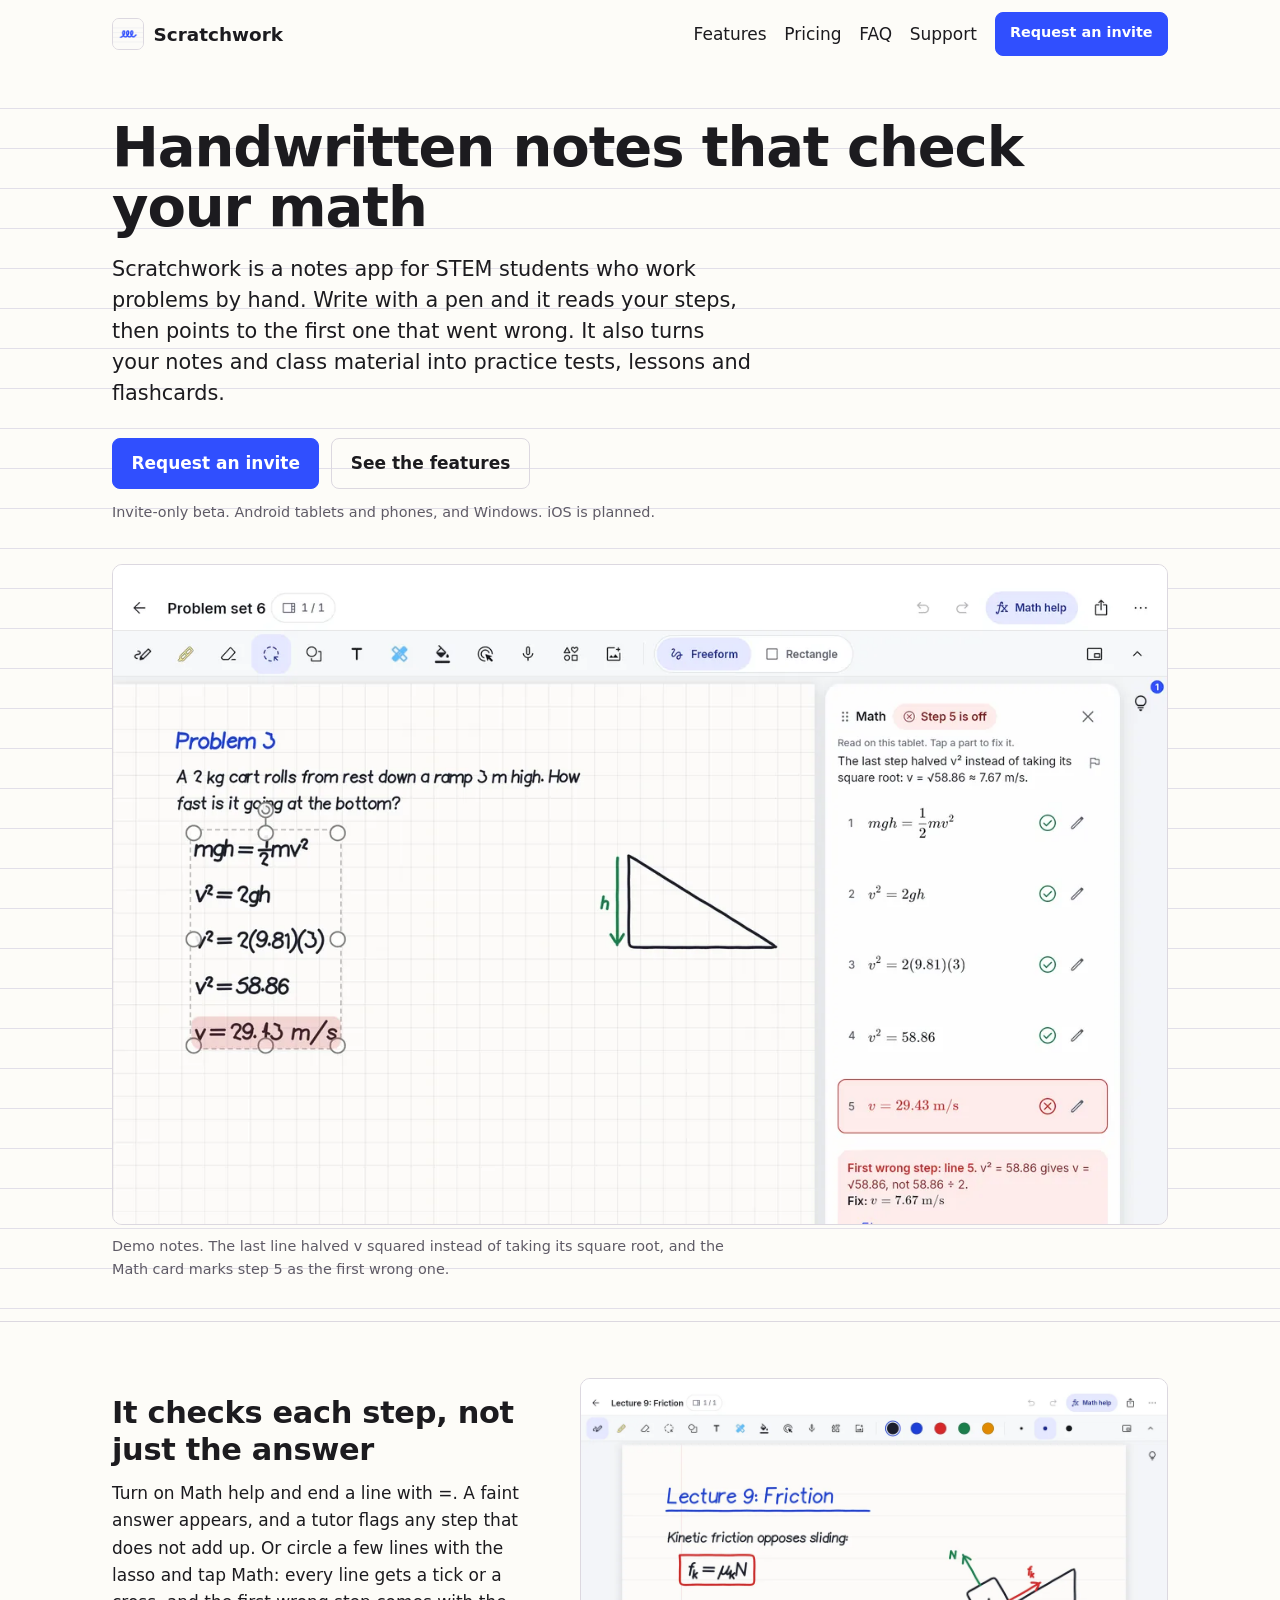
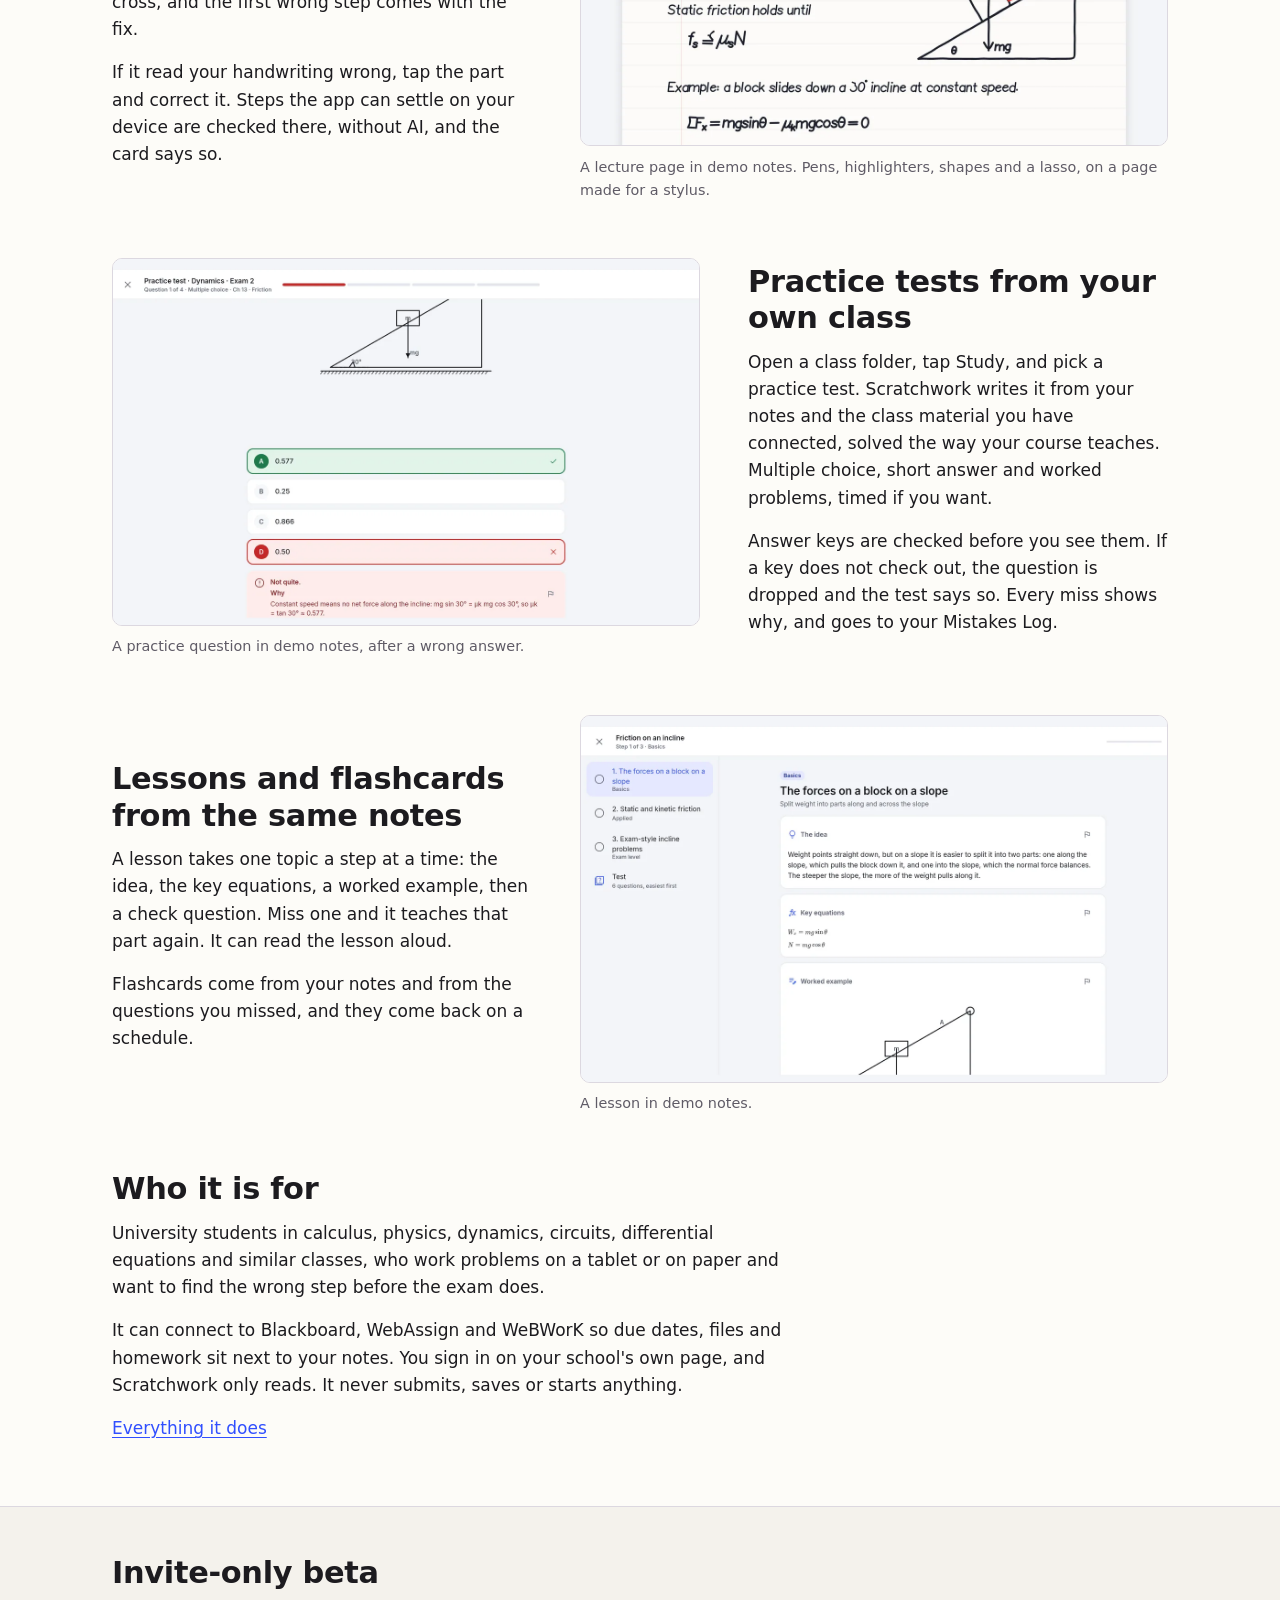
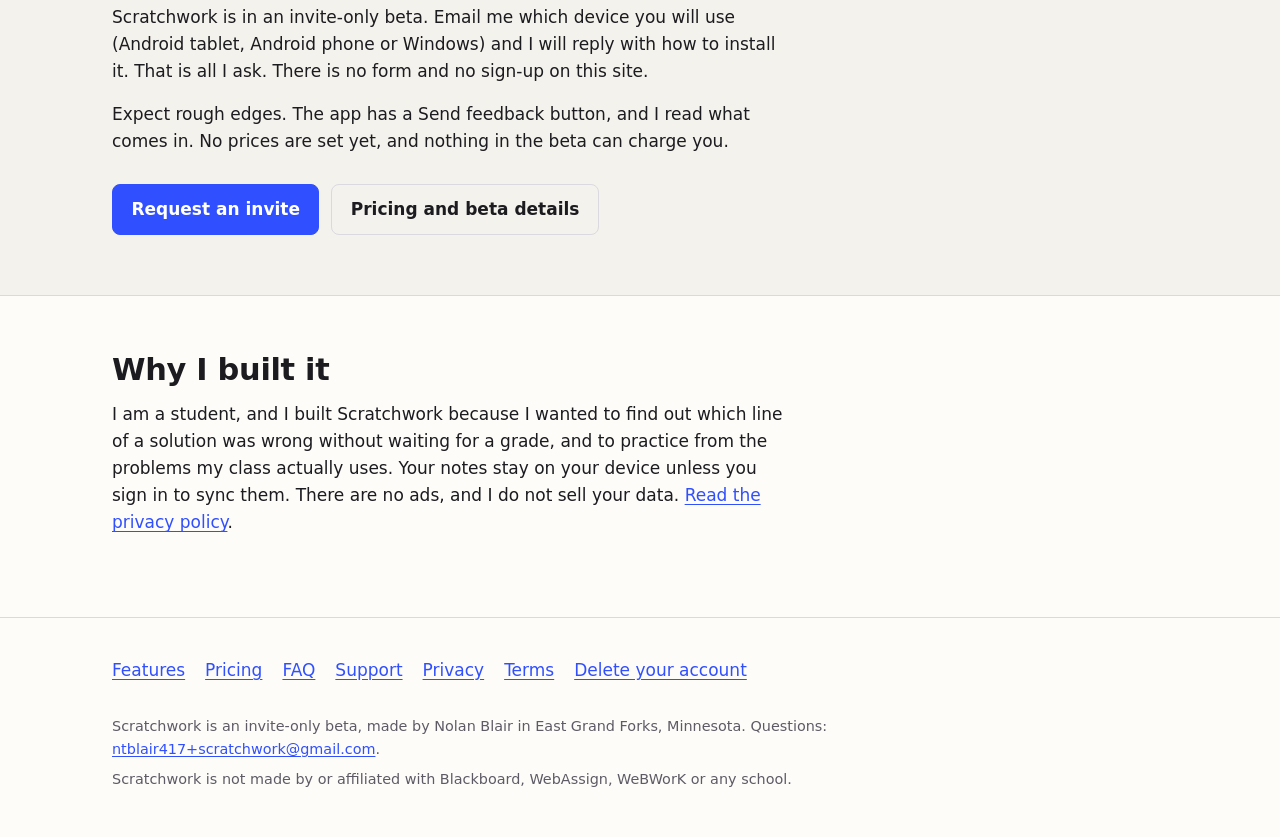
<file: index.html>
<!doctype html>
<html lang="en">
<head>
<meta charset="utf-8">
<meta name="viewport" content="width=device-width, initial-scale=1">
<meta http-equiv="Content-Security-Policy" content="default-src 'none'; img-src 'self' data:; style-src 'self'; base-uri 'none'; form-action 'none'">
<meta name="referrer" content="strict-origin-when-cross-origin">
<title>Scratchwork | Handwritten notes that check your math</title>
<meta name="description" content="Pen notes for STEM students that check your math step by step and build practice tests from your own notes. Invite-only beta for Android and Windows.">
<link rel="canonical" href="https://mrblacckk.github.io/scratchwork/">
<link rel="icon" href="favicon.ico" sizes="48x48">
<link rel="icon" type="image/png" sizes="32x32" href="img/favicon-32.png">
<link rel="apple-touch-icon" href="img/apple-touch-icon.png">
<meta name="theme-color" content="#fdfcf8" media="(prefers-color-scheme: light)">
<meta name="theme-color" content="#141218" media="(prefers-color-scheme: dark)">
<meta property="og:type" content="website">
<meta property="og:site_name" content="Scratchwork">
<meta property="og:title" content="Scratchwork | Handwritten notes that check your math">
<meta property="og:description" content="Pen notes for STEM students that check your math step by step and build practice tests from your own notes. Invite-only beta for Android and Windows.">
<meta property="og:url" content="https://mrblacckk.github.io/scratchwork/">
<meta property="og:image" content="https://mrblacckk.github.io/scratchwork/img/og.png">
<meta property="og:image:width" content="1200">
<meta property="og:image:height" content="630">
<meta property="og:image:alt" content="Scratchwork&#x27;s Math card marking step 5 of a handwritten physics problem as the first wrong step.">
<meta name="twitter:card" content="summary_large_image">
<meta name="twitter:title" content="Scratchwork | Handwritten notes that check your math">
<meta name="twitter:description" content="Pen notes for STEM students that check your math step by step and build practice tests from your own notes. Invite-only beta for Android and Windows.">
<meta name="twitter:image" content="https://mrblacckk.github.io/scratchwork/img/og.png">
<meta name="twitter:image:alt" content="Scratchwork&#x27;s Math card marking step 5 of a handwritten physics problem as the first wrong step.">
<link rel="stylesheet" href="site.css">
<script type="application/ld+json">
{
  "@context": "https://schema.org",
  "@type": "SoftwareApplication",
  "name": "Scratchwork",
  "url": "https://mrblacckk.github.io/scratchwork/",
  "description": "Pen-first notes for university STEM students. Scratchwork checks your math step by step and builds practice tests, lessons and flashcards from your own notes and class material. Invite-only beta for Android and Windows.",
  "applicationCategory": "EducationalApplication",
  "operatingSystem": "Android, Windows",
  "image": "https://mrblacckk.github.io/scratchwork/img/og.png",
  "screenshot": [
    "https://mrblacckk.github.io/scratchwork/img/tablet-math.webp",
    "https://mrblacckk.github.io/scratchwork/img/tablet-practice.webp"
  ],
  "inLanguage": "en",
  "author": {
    "@type": "Person",
    "name": "Nolan Blair"
  }
}
</script>
</head>
<body>
<a class="skip" href="#main">Skip to content</a>
<header class="site">
  <a class="brand" href="index.html"><img src="img/icon-64.png" width="32" height="32" alt="Scratchwork app icon">Scratchwork</a>
  <nav aria-label="Main">
    <a href="features.html">Features</a>
    <a href="pricing.html">Pricing</a>
    <a href="faq.html">FAQ</a>
    <a href="support.html">Support</a>
    <a class="btn small" href="mailto:ntblair417+scratchwork@gmail.com?subject=Scratchwork%20invite%20request&amp;body=Hi%2C%20I%27d%20like%20a%20Scratchwork%20beta%20invite.%0D%0A%0D%0ADevice%20(Android%20tablet%2C%20Android%20phone%20or%20Windows)%3A%20%0D%0AWhat%20I%27d%20use%20it%20for%20(optional)%3A%20">Request an invite</a>
  </nav>
</header>
<main id="main">
<section class="hero">
  <div class="wrap">
    <h1>Handwritten notes that check your math</h1>
    <p class="lede">Scratchwork is a notes app for STEM students who work problems by hand. Write with a pen and it reads your steps, then points to the first one that went wrong. It also turns your notes and class material into practice tests, lessons and flashcards.</p>
    <p class="cta">
      <a class="btn" href="mailto:ntblair417+scratchwork@gmail.com?subject=Scratchwork%20invite%20request&amp;body=Hi%2C%20I%27d%20like%20a%20Scratchwork%20beta%20invite.%0D%0A%0D%0ADevice%20(Android%20tablet%2C%20Android%20phone%20or%20Windows)%3A%20%0D%0AWhat%20I%27d%20use%20it%20for%20(optional)%3A%20">Request an invite</a>
      <a class="btn plain" href="features.html">See the features</a>
    </p>
    <p class="small">Invite-only beta. Android tablets and phones, and Windows. iOS is planned.</p>
    <figure>
      <img src="img/tablet-math.webp" width="1280" height="800" alt="A tablet showing a handwritten physics problem about a cart on a ramp, with the Math card open. The card marks step 5 as wrong and explains the fix.">
      <figcaption>Demo notes. The last line halved v squared instead of taking its square root, and the Math card marks step 5 as the first wrong one.</figcaption>
    </figure>
  </div>
</section>

<section class="section">
  <div class="wrap split">
    <div>
      <h2>It checks each step, not just the answer</h2>
      <p>Turn on Math help and end a line with =. A faint answer appears, and a tutor flags any step that does not add up. Or circle a few lines with the lasso and tap Math: every line gets a tick or a cross, and the first wrong step comes with the fix.</p>
      <p>If it read your handwriting wrong, tap the part and correct it. Steps the app can settle on your device are checked there, without AI, and the card says so.</p>
    </div>
    <figure>
      <img src="img/tablet-notes.webp" width="1280" height="800" loading="lazy" alt="A handwritten lecture page on friction, with a boxed formula and a sketch of a block on an incline.">
      <figcaption>A lecture page in demo notes. Pens, highlighters, shapes and a lasso, on a page made for a stylus.</figcaption>
    </figure>
  </div>
</section>

<section class="section">
  <div class="wrap split flip">
    <div>
      <h2>Practice tests from your own class</h2>
      <p>Open a class folder, tap Study, and pick a practice test. Scratchwork writes it from your notes and the class material you have connected, solved the way your course teaches. Multiple choice, short answer and worked problems, timed if you want.</p>
      <p>Answer keys are checked before you see them. If a key does not check out, the question is dropped and the test says so. Every miss shows why, and goes to your Mistakes Log.</p>
    </div>
    <figure>
      <img src="img/tablet-practice.webp" width="1280" height="800" loading="lazy" alt="A practice test question about a block on a 30 degree incline, with a wrong answer marked and an explanation underneath.">
      <figcaption>A practice question in demo notes, after a wrong answer.</figcaption>
    </figure>
  </div>
</section>

<section class="section">
  <div class="wrap split">
    <div>
      <h2>Lessons and flashcards from the same notes</h2>
      <p>A lesson takes one topic a step at a time: the idea, the key equations, a worked example, then a check question. Miss one and it teaches that part again. It can read the lesson aloud.</p>
      <p>Flashcards come from your notes and from the questions you missed, and they come back on a schedule.</p>
    </div>
    <figure>
      <img src="img/tablet-learn.webp" width="1280" height="800" loading="lazy" alt="A lesson called Friction on an incline, showing the idea, the key equations and a worked example.">
      <figcaption>A lesson in demo notes.</figcaption>
    </figure>
  </div>
</section>

<section class="section">
  <div class="wrap prose">
    <h2>Who it is for</h2>
    <p>University students in calculus, physics, dynamics, circuits, differential equations and similar classes, who work problems on a tablet or on paper and want to find the wrong step before the exam does.</p>
    <p>It can connect to Blackboard, WebAssign and WeBWorK so due dates, files and homework sit next to your notes. You sign in on your school's own page, and Scratchwork only reads. It never submits, saves or starts anything.</p>
    <p><a href="features.html">Everything it does</a></p>
  </div>
</section>

<section class="band">
  <div class="wrap prose">
    <h2>Invite-only beta</h2>
    <p>Scratchwork is in an invite-only beta. Email me which device you will use (Android tablet, Android phone or Windows) and I will reply with how to install it. That is all I ask. There is no form and no sign-up on this site.</p>
    <p>Expect rough edges. The app has a Send feedback button, and I read what comes in. No prices are set yet, and nothing in the beta can charge you.</p>
    <p class="cta"><a class="btn" href="mailto:ntblair417+scratchwork@gmail.com?subject=Scratchwork%20invite%20request&amp;body=Hi%2C%20I%27d%20like%20a%20Scratchwork%20beta%20invite.%0D%0A%0D%0ADevice%20(Android%20tablet%2C%20Android%20phone%20or%20Windows)%3A%20%0D%0AWhat%20I%27d%20use%20it%20for%20(optional)%3A%20">Request an invite</a> <a class="btn plain" href="pricing.html">Pricing and beta details</a></p>
  </div>
</section>

<section class="section">
  <div class="wrap prose">
    <h2>Why I built it</h2>
    <!-- Owner's own text goes here. -->
    <p>I am a student, and I built Scratchwork because I wanted to find out which line of a solution was wrong without waiting for a grade, and to practice from the problems my class actually uses. Your notes stay on your device unless you sign in to sync them. There are no ads, and I do not sell your data. <a href="privacy.html">Read the privacy policy</a>.</p>
  </div>
</section>
</main>
<footer class="site">
  <div class="wrap">
    <ul class="foot-links">
      <li><a href="features.html">Features</a></li>
      <li><a href="pricing.html">Pricing</a></li>
      <li><a href="faq.html">FAQ</a></li>
      <li><a href="support.html">Support</a></li>
      <li><a href="privacy.html">Privacy</a></li>
      <li><a href="terms.html">Terms</a></li>
      <li><a href="delete-account.html">Delete your account</a></li>
    </ul>
    <p class="small">Scratchwork is an invite-only beta, made by Nolan Blair in East Grand Forks, Minnesota. Questions: <a href="mailto:ntblair417+scratchwork@gmail.com">ntblair417+scratchwork@gmail.com</a>.</p>
    <p class="small">Scratchwork is not made by or affiliated with Blackboard, WebAssign, WeBWorK or any school.</p>
  </div>
</footer>
</body>
</html>
</file>
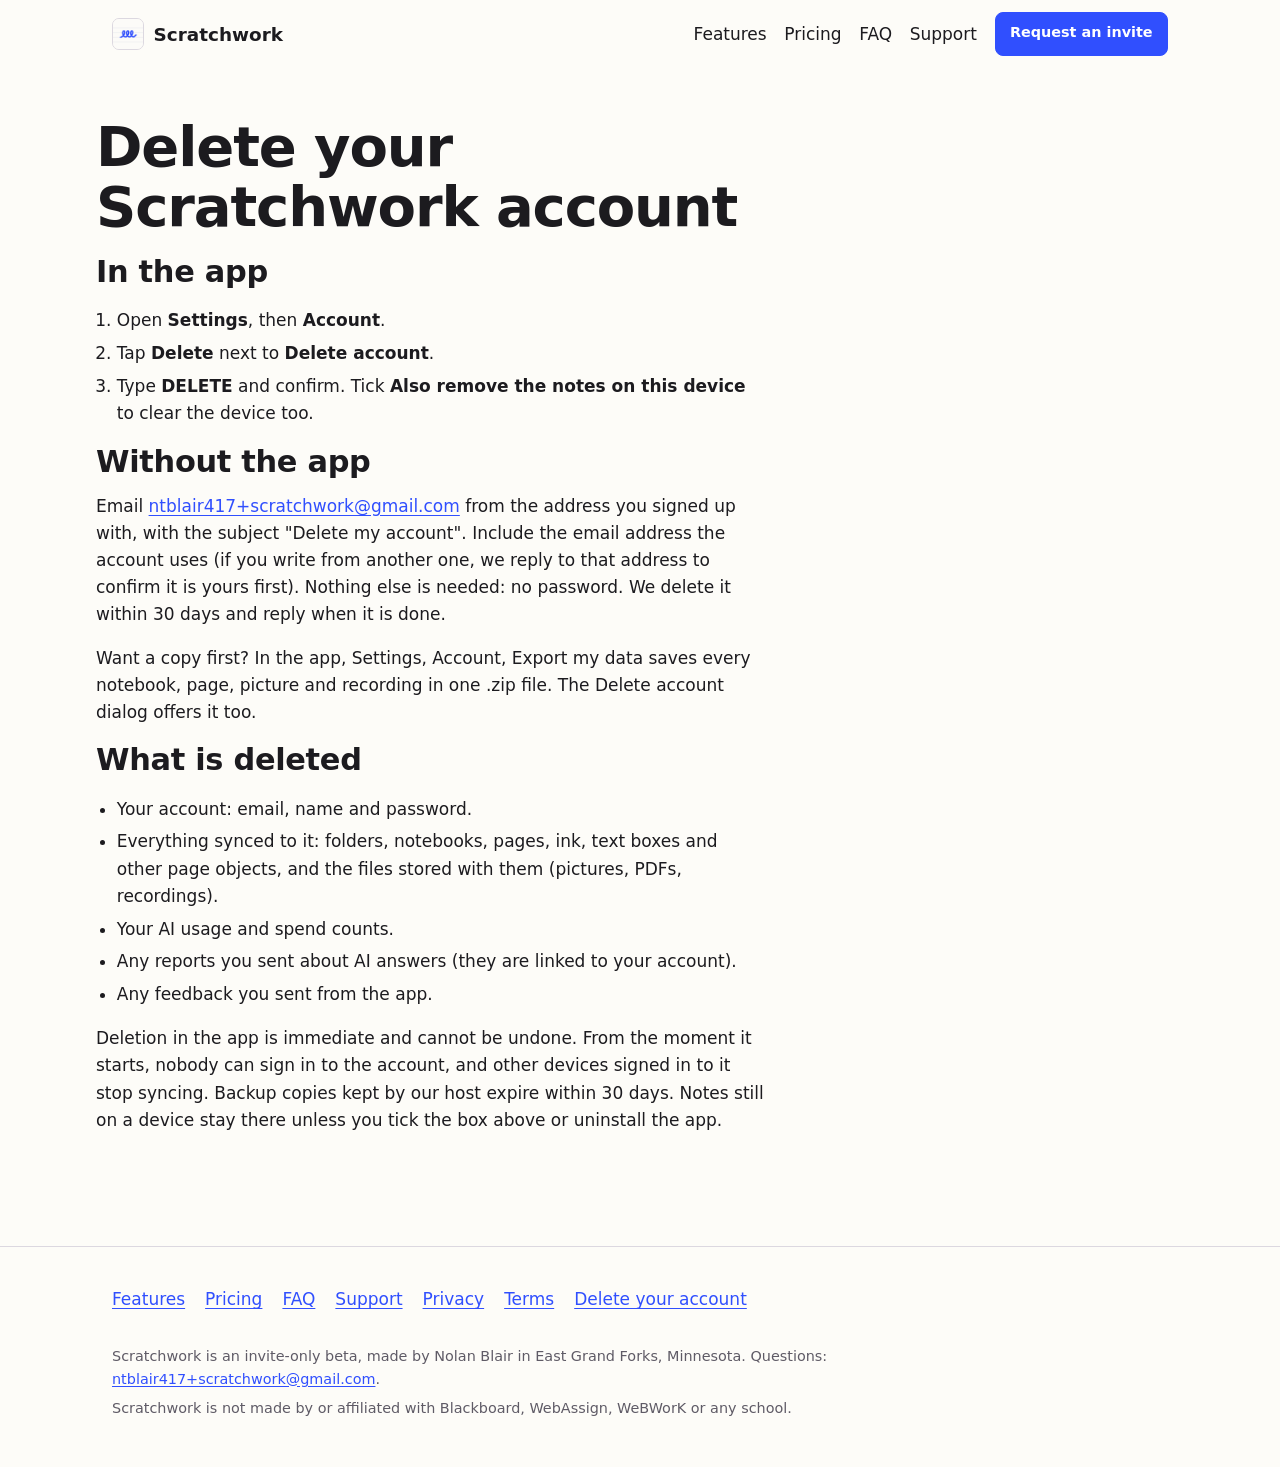
<file: delete-account.html>
<!doctype html>
<html lang="en">
<head>
<meta charset="utf-8">
<meta name="viewport" content="width=device-width, initial-scale=1">
<meta http-equiv="Content-Security-Policy" content="default-src 'none'; img-src 'self' data:; style-src 'self'; base-uri 'none'; form-action 'none'">
<meta name="referrer" content="strict-origin-when-cross-origin">
<title>Delete your Scratchwork account</title>
<meta name="description" content="How to delete your Scratchwork account and everything synced to it, in the app or by email, and what is removed.">
<link rel="canonical" href="https://mrblacckk.github.io/scratchwork/delete-account.html">
<link rel="icon" href="favicon.ico" sizes="48x48">
<link rel="icon" type="image/png" sizes="32x32" href="img/favicon-32.png">
<link rel="apple-touch-icon" href="img/apple-touch-icon.png">
<meta name="theme-color" content="#fdfcf8" media="(prefers-color-scheme: light)">
<meta name="theme-color" content="#141218" media="(prefers-color-scheme: dark)">
<meta property="og:type" content="website">
<meta property="og:site_name" content="Scratchwork">
<meta property="og:title" content="Delete your Scratchwork account">
<meta property="og:description" content="How to delete your Scratchwork account and everything synced to it, in the app or by email, and what is removed.">
<meta property="og:url" content="https://mrblacckk.github.io/scratchwork/delete-account.html">
<meta property="og:image" content="https://mrblacckk.github.io/scratchwork/img/og.png">
<meta property="og:image:width" content="1200">
<meta property="og:image:height" content="630">
<meta property="og:image:alt" content="Scratchwork&#x27;s Math card marking step 5 of a handwritten physics problem as the first wrong step.">
<meta name="twitter:card" content="summary_large_image">
<meta name="twitter:title" content="Delete your Scratchwork account">
<meta name="twitter:description" content="How to delete your Scratchwork account and everything synced to it, in the app or by email, and what is removed.">
<meta name="twitter:image" content="https://mrblacckk.github.io/scratchwork/img/og.png">
<meta name="twitter:image:alt" content="Scratchwork&#x27;s Math card marking step 5 of a handwritten physics problem as the first wrong step.">
<link rel="stylesheet" href="site.css">
</head>
<body>
<a class="skip" href="#main">Skip to content</a>
<header class="site">
  <a class="brand" href="index.html"><img src="img/icon-64.png" width="32" height="32" alt="Scratchwork app icon">Scratchwork</a>
  <nav aria-label="Main">
    <a href="features.html">Features</a>
    <a href="pricing.html">Pricing</a>
    <a href="faq.html">FAQ</a>
    <a href="support.html">Support</a>
    <a class="btn small" href="mailto:ntblair417+scratchwork@gmail.com?subject=Scratchwork%20invite%20request&amp;body=Hi%2C%20I%27d%20like%20a%20Scratchwork%20beta%20invite.%0D%0A%0D%0ADevice%20(Android%20tablet%2C%20Android%20phone%20or%20Windows)%3A%20%0D%0AWhat%20I%27d%20use%20it%20for%20(optional)%3A%20">Request an invite</a>
  </nav>
</header>
<main id="main">
<div class="wrap prose page-head">
  <h1>Delete your Scratchwork account</h1>

  <h2>In the app</h2>
  <ol>
    <li>Open <b>Settings</b>, then <b>Account</b>.</li>
    <li>Tap <b>Delete</b> next to <b>Delete account</b>.</li>
    <li>Type <b>DELETE</b> and confirm. Tick <b>Also remove the notes on this device</b> to clear the device too.</li>
  </ol>

  <h2>Without the app</h2>
  <p>Email <a href="mailto:ntblair417+scratchwork@gmail.com?subject=Delete%20my%20account">ntblair417+scratchwork@gmail.com</a> from the address you signed up with, with the subject "Delete my account". Include the email address the account uses (if you write from another one, we reply to that address to confirm it is yours first). Nothing else is needed: no password. We delete it within 30 days and reply when it is done.</p>

  <p>Want a copy first? In the app, Settings, Account, Export my data saves every notebook, page, picture and recording in one .zip file. The Delete account dialog offers it too.</p>

  <h2>What is deleted</h2>
  <ul>
    <li>Your account: email, name and password.</li>
    <li>Everything synced to it: folders, notebooks, pages, ink, text boxes and other page objects, and the files stored with them (pictures, PDFs, recordings).</li>
    <li>Your AI usage and spend counts.</li>
    <li>Any reports you sent about AI answers (they are linked to your account).</li>
    <li>Any feedback you sent from the app.</li>
  </ul>
  <p>Deletion in the app is immediate and cannot be undone. From the moment it starts, nobody can sign in to the account, and other devices signed in to it stop syncing. Backup copies kept by our host expire within 30 days. Notes still on a device stay there unless you tick the box above or uninstall the app.</p>
</div>
</main>
<footer class="site">
  <div class="wrap">
    <ul class="foot-links">
      <li><a href="features.html">Features</a></li>
      <li><a href="pricing.html">Pricing</a></li>
      <li><a href="faq.html">FAQ</a></li>
      <li><a href="support.html">Support</a></li>
      <li><a href="privacy.html">Privacy</a></li>
      <li><a href="terms.html">Terms</a></li>
      <li><a href="delete-account.html">Delete your account</a></li>
    </ul>
    <p class="small">Scratchwork is an invite-only beta, made by Nolan Blair in East Grand Forks, Minnesota. Questions: <a href="mailto:ntblair417+scratchwork@gmail.com">ntblair417+scratchwork@gmail.com</a>.</p>
    <p class="small">Scratchwork is not made by or affiliated with Blackboard, WebAssign, WeBWorK or any school.</p>
  </div>
</footer>
</body>
</html>
</file>
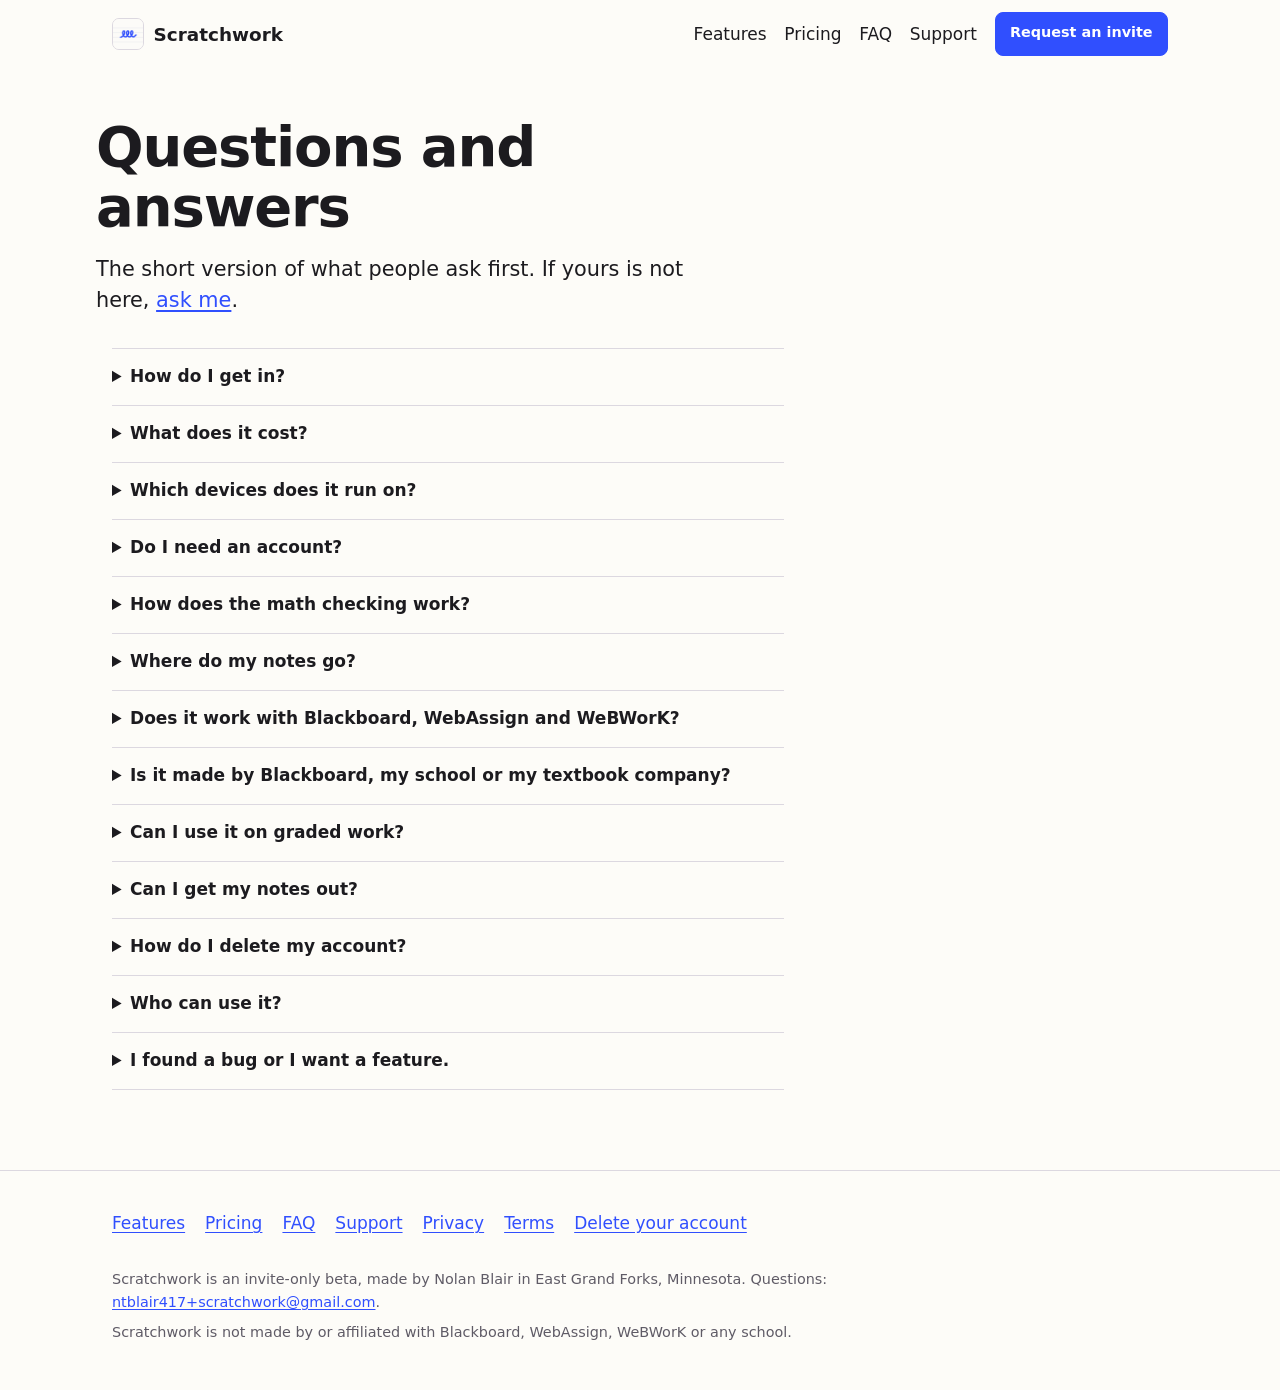
<file: faq.html>
<!doctype html>
<html lang="en">
<head>
<meta charset="utf-8">
<meta name="viewport" content="width=device-width, initial-scale=1">
<meta http-equiv="Content-Security-Policy" content="default-src 'none'; img-src 'self' data:; style-src 'self'; base-uri 'none'; form-action 'none'">
<meta name="referrer" content="strict-origin-when-cross-origin">
<title>FAQ | Scratchwork</title>
<meta name="description" content="Short answers about Scratchwork: devices, the beta, accounts, where your notes go, how math checking works, school systems and graded work.">
<link rel="canonical" href="https://mrblacckk.github.io/scratchwork/faq.html">
<link rel="icon" href="favicon.ico" sizes="48x48">
<link rel="icon" type="image/png" sizes="32x32" href="img/favicon-32.png">
<link rel="apple-touch-icon" href="img/apple-touch-icon.png">
<meta name="theme-color" content="#fdfcf8" media="(prefers-color-scheme: light)">
<meta name="theme-color" content="#141218" media="(prefers-color-scheme: dark)">
<meta property="og:type" content="website">
<meta property="og:site_name" content="Scratchwork">
<meta property="og:title" content="FAQ | Scratchwork">
<meta property="og:description" content="Short answers about Scratchwork: devices, the beta, accounts, where your notes go, how math checking works, school systems and graded work.">
<meta property="og:url" content="https://mrblacckk.github.io/scratchwork/faq.html">
<meta property="og:image" content="https://mrblacckk.github.io/scratchwork/img/og.png">
<meta property="og:image:width" content="1200">
<meta property="og:image:height" content="630">
<meta property="og:image:alt" content="Scratchwork&#x27;s Math card marking step 5 of a handwritten physics problem as the first wrong step.">
<meta name="twitter:card" content="summary_large_image">
<meta name="twitter:title" content="FAQ | Scratchwork">
<meta name="twitter:description" content="Short answers about Scratchwork: devices, the beta, accounts, where your notes go, how math checking works, school systems and graded work.">
<meta name="twitter:image" content="https://mrblacckk.github.io/scratchwork/img/og.png">
<meta name="twitter:image:alt" content="Scratchwork&#x27;s Math card marking step 5 of a handwritten physics problem as the first wrong step.">
<link rel="stylesheet" href="site.css">
</head>
<body>
<a class="skip" href="#main">Skip to content</a>
<header class="site">
  <a class="brand" href="index.html"><img src="img/icon-64.png" width="32" height="32" alt="Scratchwork app icon">Scratchwork</a>
  <nav aria-label="Main">
    <a href="features.html">Features</a>
    <a href="pricing.html">Pricing</a>
    <a href="faq.html">FAQ</a>
    <a href="support.html">Support</a>
    <a class="btn small" href="mailto:ntblair417+scratchwork@gmail.com?subject=Scratchwork%20invite%20request&amp;body=Hi%2C%20I%27d%20like%20a%20Scratchwork%20beta%20invite.%0D%0A%0D%0ADevice%20(Android%20tablet%2C%20Android%20phone%20or%20Windows)%3A%20%0D%0AWhat%20I%27d%20use%20it%20for%20(optional)%3A%20">Request an invite</a>
  </nav>
</header>
<main id="main">
<div class="wrap prose page-head">
  <h1>Questions and answers</h1>
  <p class="lede">The short version of what people ask first. If yours is not here, <a href="support.html">ask me</a>.</p>
</div>

<div class="wrap prose">
  <details>
    <summary>How do I get in?</summary>
    <p>Scratchwork is an invite-only beta. <a href="mailto:ntblair417+scratchwork@gmail.com?subject=Scratchwork%20invite%20request&amp;body=Hi%2C%20I%27d%20like%20a%20Scratchwork%20beta%20invite.%0D%0A%0D%0ADevice%20(Android%20tablet%2C%20Android%20phone%20or%20Windows)%3A%20%0D%0AWhat%20I%27d%20use%20it%20for%20(optional)%3A%20">Email me</a> with the device you will use and I will reply with how to install it.</p>
  </details>
  <details>
    <summary>What does it cost?</summary>
    <p>No prices are set yet, and nothing in the beta can charge you. The plan is a paid account plus AI plans. See <a href="pricing.html">pricing and the beta</a>.</p>
  </details>
  <details>
    <summary>Which devices does it run on?</summary>
    <p>Android tablets and phones, and Windows PCs. iOS is planned. I build and test mostly on a Samsung Galaxy Tab S10 FE with its pen, so that is the best-tested device.</p>
  </details>
  <details>
    <summary>Do I need an account?</summary>
    <p>Yes, during the beta. An account needs an invite code. It gives you sync between devices and the AI features. AI features have daily limits.</p>
  </details>
  <details>
    <summary>How does the math checking work?</summary>
    <p>You write a problem by hand. The app reads your handwriting, then checks each line against the one before it and marks the first line that went wrong, with a fix. Steps it can decide on your device are checked there without AI. Harder ones go to an AI model.</p>
    <p>It can be wrong, and it can misread handwriting. Tap a part to correct what it read, and use Report this answer on a bad AI answer.</p>
  </details>
  <details>
    <summary>Where do my notes go?</summary>
    <p>They stay on your device unless you sign in. When you are signed in, your notebooks and files sync to our host, Supabase, in the United States. When you use an AI feature, the request goes through our server to Anthropic's Claude to write the answer. I do not sell your data, there are no ads, and your notes are not used to train AI models. The full detail is in the <a href="privacy.html">privacy policy</a>.</p>
  </details>
  <details>
    <summary>Does it work with Blackboard, WebAssign and WeBWorK?</summary>
    <p>Yes. You sign in on your school's own page inside the app, and Scratchwork reads due dates, files and homework from it. It never submits, saves or starts anything, and it does not store your school password. I built and tested this against one university first, so another school's sign-in may behave differently.</p>
  </details>
  <details>
    <summary>Is it made by Blackboard, my school or my textbook company?</summary>
    <p>No. Scratchwork is made by one person and is not affiliated with or endorsed by Blackboard, WebAssign, WeBWorK or any school.</p>
  </details>
  <details>
    <summary>Can I use it on graded work?</summary>
    <p>Use it to practice and understand. Check your course's rules before using any tool on graded work. That is your call and your instructor's.</p>
  </details>
  <details>
    <summary>Can I get my notes out?</summary>
    <p>Yes. Settings, Account, Export my data saves every notebook, page, picture and recording in one .zip file. A single notebook exports as PDF, text or LaTeX.</p>
  </details>
  <details>
    <summary>How do I delete my account?</summary>
    <p>In the app: Settings, Account, Delete account. Or email me. The steps and what gets removed are on the <a href="delete-account.html">delete account page</a>.</p>
  </details>
  <details>
    <summary>Who can use it?</summary>
    <p>You must be 18 or older. Scratchwork is made for university students.</p>
  </details>
  <details>
    <summary>I found a bug or I want a feature.</summary>
    <p>Use Send feedback in Settings, or in a folder's More menu. Or <a href="support.html">email me</a>.</p>
  </details>
</div>
</main>
<footer class="site">
  <div class="wrap">
    <ul class="foot-links">
      <li><a href="features.html">Features</a></li>
      <li><a href="pricing.html">Pricing</a></li>
      <li><a href="faq.html">FAQ</a></li>
      <li><a href="support.html">Support</a></li>
      <li><a href="privacy.html">Privacy</a></li>
      <li><a href="terms.html">Terms</a></li>
      <li><a href="delete-account.html">Delete your account</a></li>
    </ul>
    <p class="small">Scratchwork is an invite-only beta, made by Nolan Blair in East Grand Forks, Minnesota. Questions: <a href="mailto:ntblair417+scratchwork@gmail.com">ntblair417+scratchwork@gmail.com</a>.</p>
    <p class="small">Scratchwork is not made by or affiliated with Blackboard, WebAssign, WeBWorK or any school.</p>
  </div>
</footer>
</body>
</html>
</file>
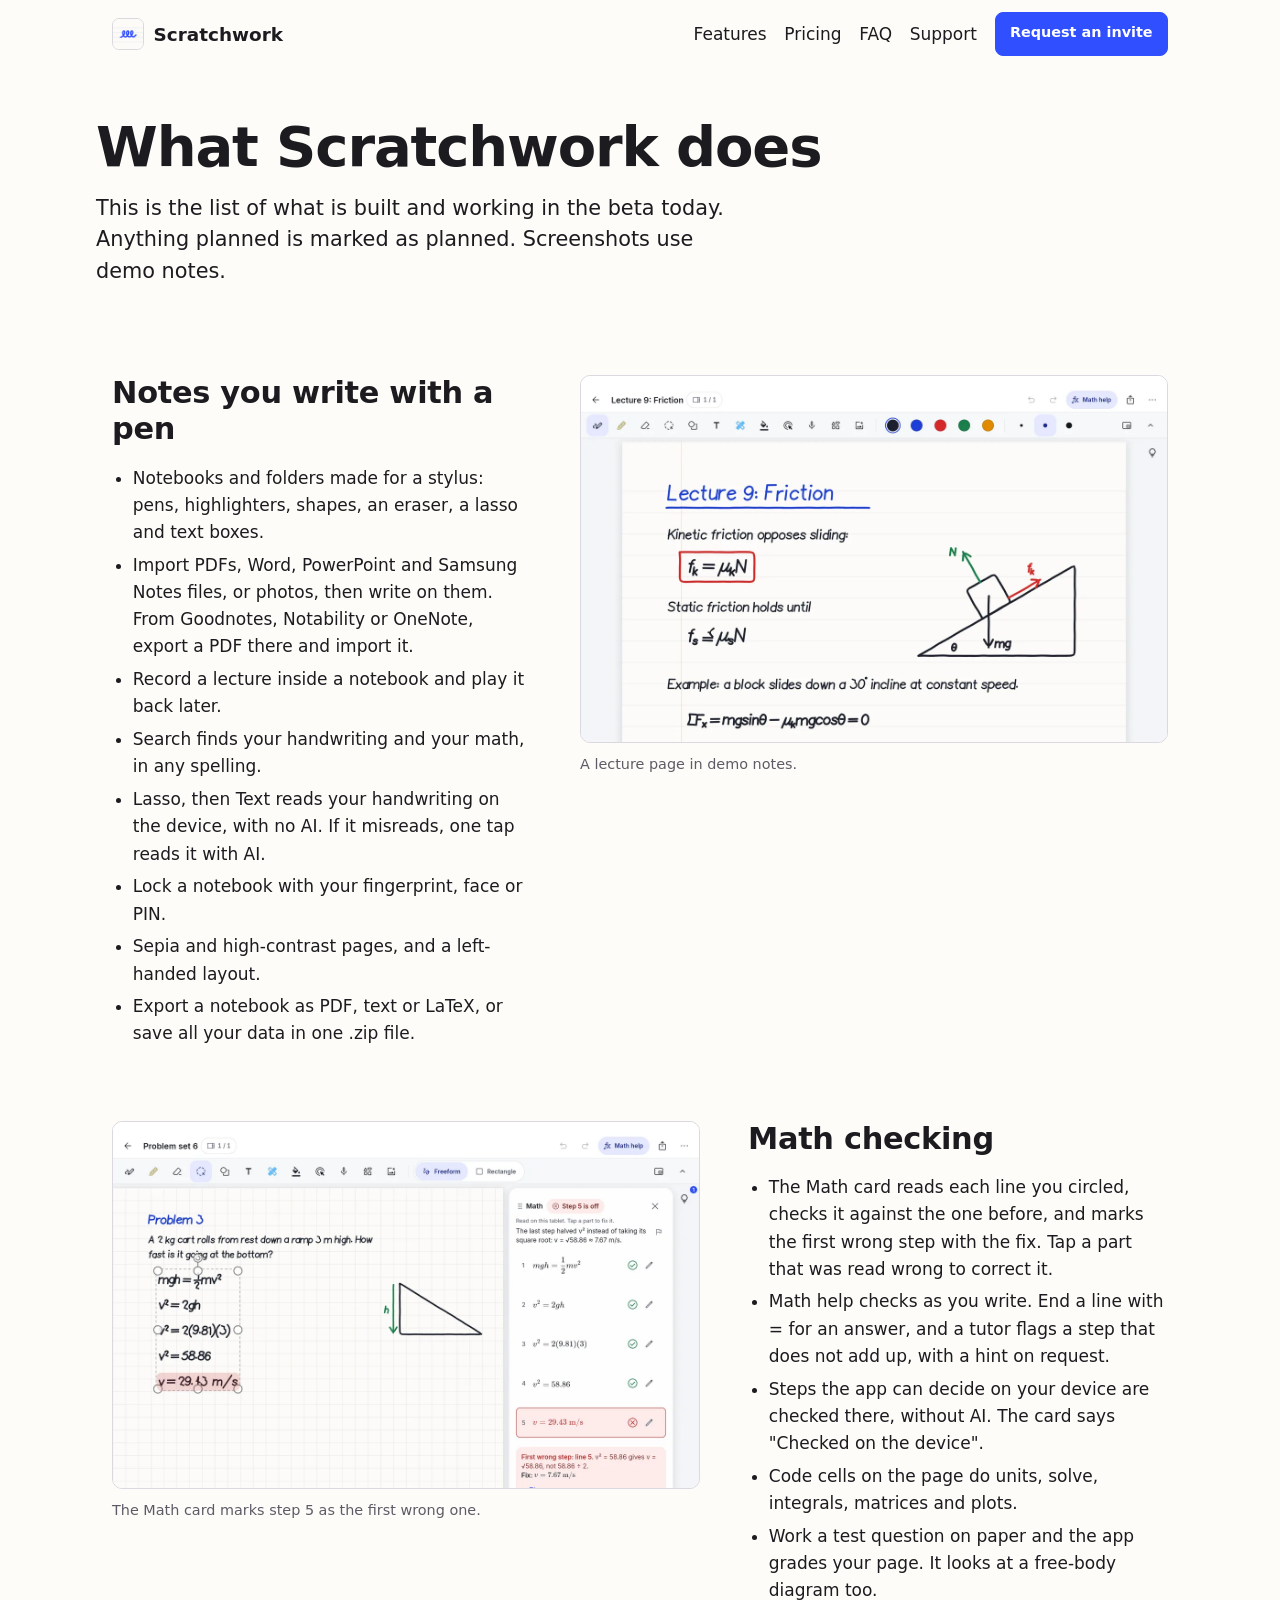
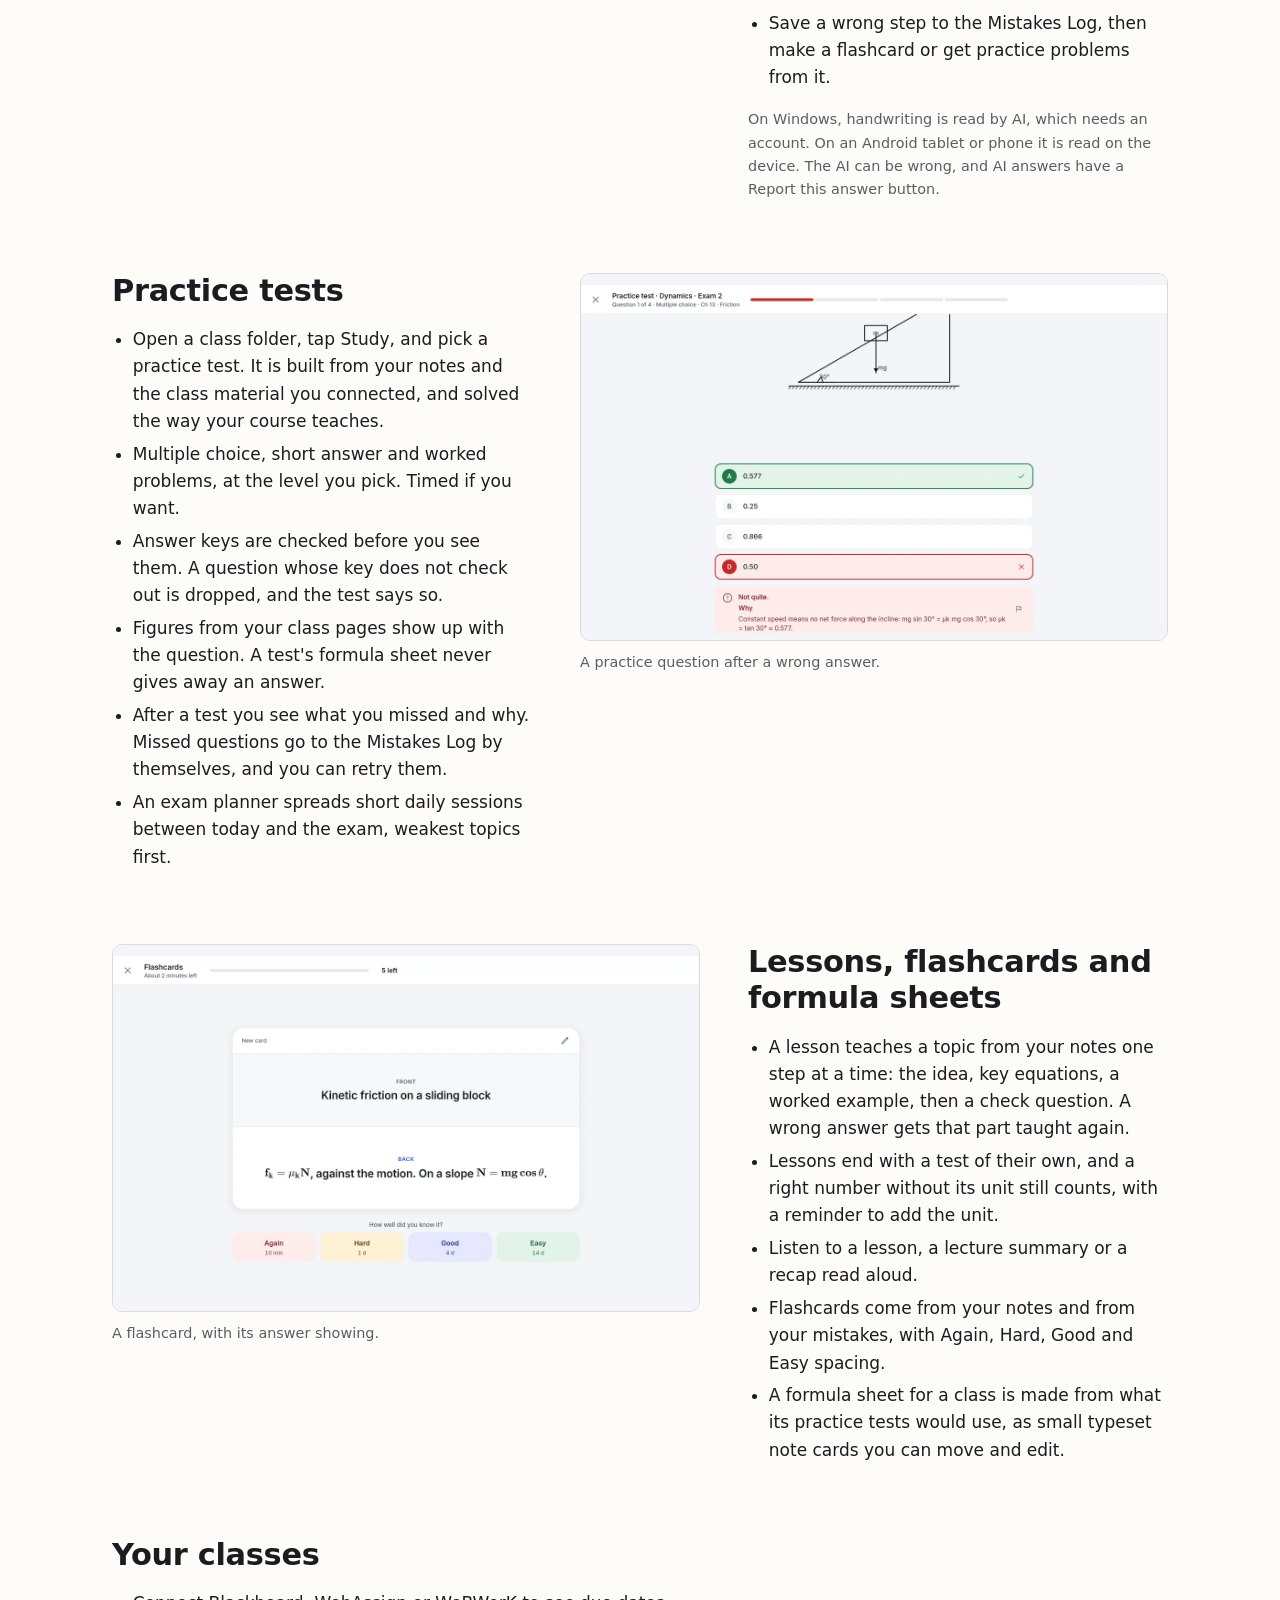
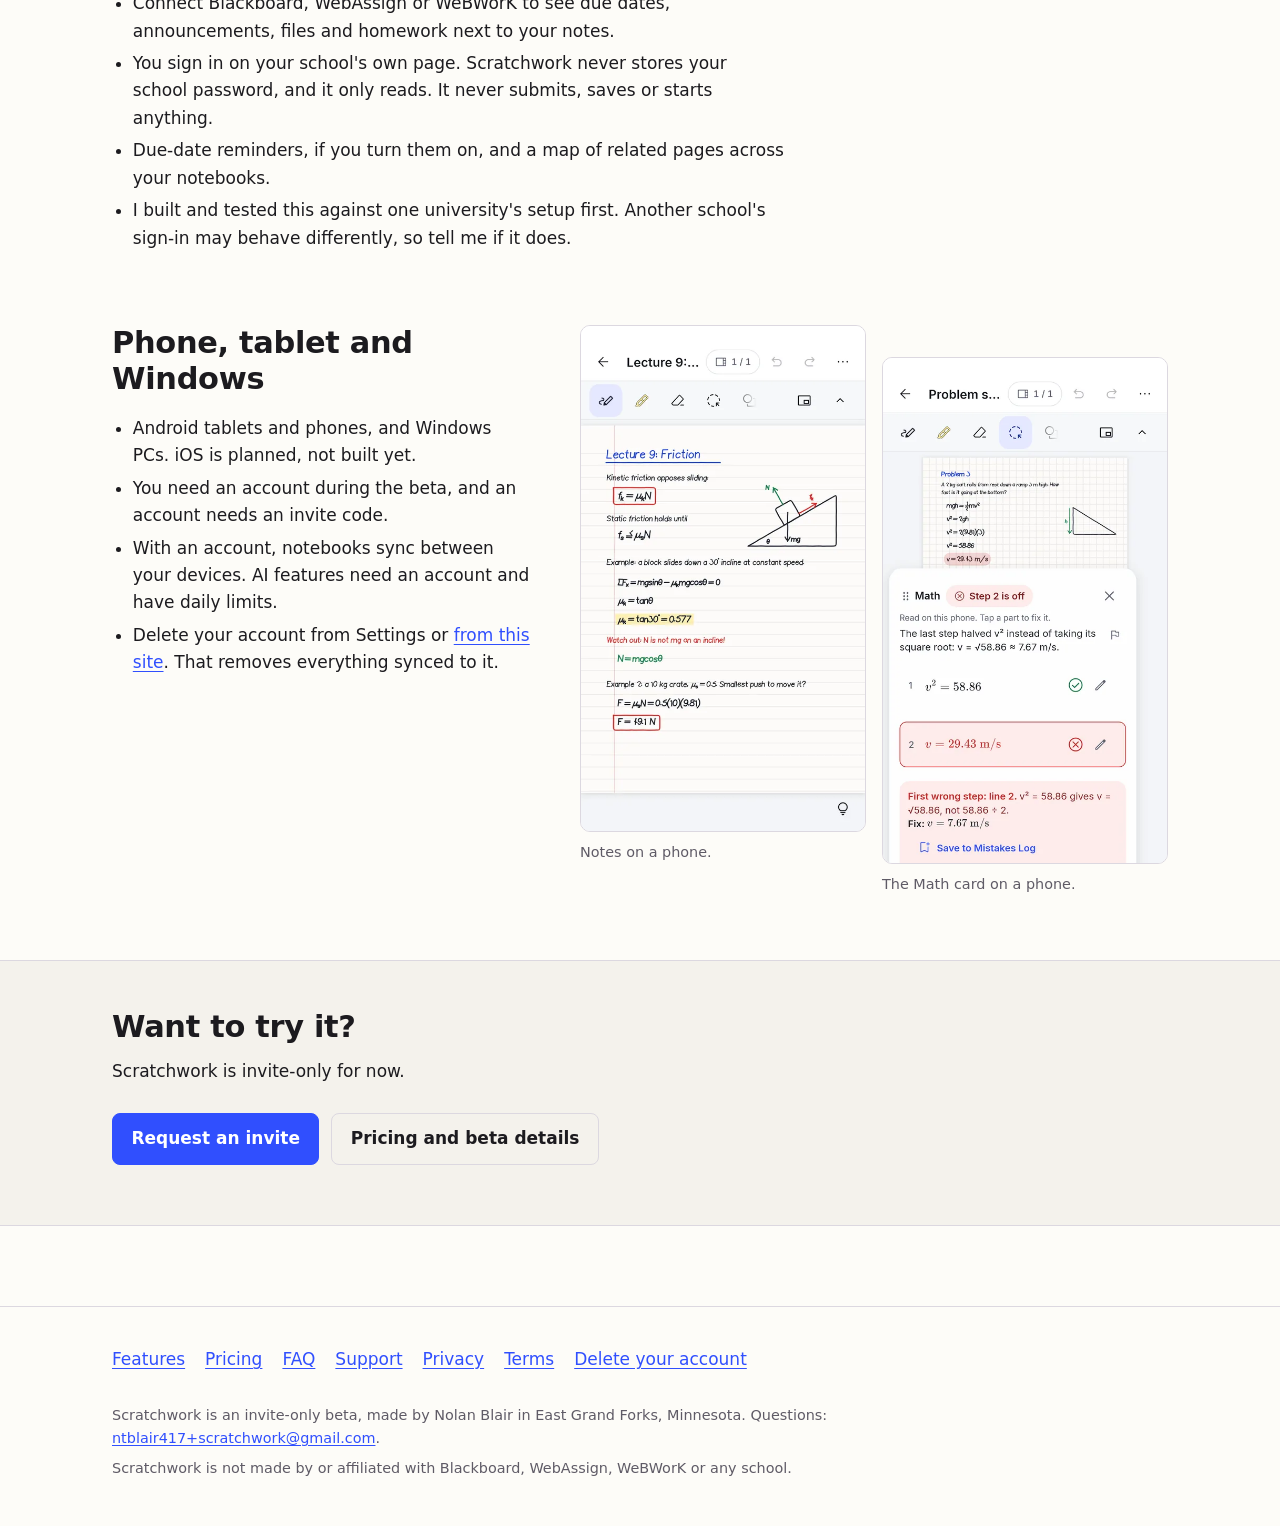
<file: features.html>
<!doctype html>
<html lang="en">
<head>
<meta charset="utf-8">
<meta name="viewport" content="width=device-width, initial-scale=1">
<meta http-equiv="Content-Security-Policy" content="default-src 'none'; img-src 'self' data:; style-src 'self'; base-uri 'none'; form-action 'none'">
<meta name="referrer" content="strict-origin-when-cross-origin">
<title>Features | Scratchwork</title>
<meta name="description" content="Pen notes, step-by-step math checking, practice tests, lessons, flashcards, formula sheets and a Mistakes Log, all made from your own notes and classes.">
<link rel="canonical" href="https://mrblacckk.github.io/scratchwork/features.html">
<link rel="icon" href="favicon.ico" sizes="48x48">
<link rel="icon" type="image/png" sizes="32x32" href="img/favicon-32.png">
<link rel="apple-touch-icon" href="img/apple-touch-icon.png">
<meta name="theme-color" content="#fdfcf8" media="(prefers-color-scheme: light)">
<meta name="theme-color" content="#141218" media="(prefers-color-scheme: dark)">
<meta property="og:type" content="website">
<meta property="og:site_name" content="Scratchwork">
<meta property="og:title" content="Features | Scratchwork">
<meta property="og:description" content="Pen notes, step-by-step math checking, practice tests, lessons, flashcards, formula sheets and a Mistakes Log, all made from your own notes and classes.">
<meta property="og:url" content="https://mrblacckk.github.io/scratchwork/features.html">
<meta property="og:image" content="https://mrblacckk.github.io/scratchwork/img/og.png">
<meta property="og:image:width" content="1200">
<meta property="og:image:height" content="630">
<meta property="og:image:alt" content="Scratchwork&#x27;s Math card marking step 5 of a handwritten physics problem as the first wrong step.">
<meta name="twitter:card" content="summary_large_image">
<meta name="twitter:title" content="Features | Scratchwork">
<meta name="twitter:description" content="Pen notes, step-by-step math checking, practice tests, lessons, flashcards, formula sheets and a Mistakes Log, all made from your own notes and classes.">
<meta name="twitter:image" content="https://mrblacckk.github.io/scratchwork/img/og.png">
<meta name="twitter:image:alt" content="Scratchwork&#x27;s Math card marking step 5 of a handwritten physics problem as the first wrong step.">
<link rel="stylesheet" href="site.css">
</head>
<body>
<a class="skip" href="#main">Skip to content</a>
<header class="site">
  <a class="brand" href="index.html"><img src="img/icon-64.png" width="32" height="32" alt="Scratchwork app icon">Scratchwork</a>
  <nav aria-label="Main">
    <a href="features.html">Features</a>
    <a href="pricing.html">Pricing</a>
    <a href="faq.html">FAQ</a>
    <a href="support.html">Support</a>
    <a class="btn small" href="mailto:ntblair417+scratchwork@gmail.com?subject=Scratchwork%20invite%20request&amp;body=Hi%2C%20I%27d%20like%20a%20Scratchwork%20beta%20invite.%0D%0A%0D%0ADevice%20(Android%20tablet%2C%20Android%20phone%20or%20Windows)%3A%20%0D%0AWhat%20I%27d%20use%20it%20for%20(optional)%3A%20">Request an invite</a>
  </nav>
</header>
<main id="main">
<div class="wrap page-head">
  <h1>What Scratchwork does</h1>
  <p class="lede">This is the list of what is built and working in the beta today. Anything planned is marked as planned. Screenshots use demo notes.</p>
</div>

<section class="section">
  <div class="wrap split top">
    <div>
      <h2>Notes you write with a pen</h2>
      <ul>
        <li>Notebooks and folders made for a stylus: pens, highlighters, shapes, an eraser, a lasso and text boxes.</li>
        <li>Import PDFs, Word, PowerPoint and Samsung Notes files, or photos, then write on them. From Goodnotes, Notability or OneNote, export a PDF there and import it.</li>
        <li>Record a lecture inside a notebook and play it back later.</li>
        <li>Search finds your handwriting and your math, in any spelling.</li>
        <li>Lasso, then Text reads your handwriting on the device, with no AI. If it misreads, one tap reads it with AI.</li>
        <li>Lock a notebook with your fingerprint, face or PIN.</li>
        <li>Sepia and high-contrast pages, and a left-handed layout.</li>
        <li>Export a notebook as PDF, text or LaTeX, or save all your data in one .zip file.</li>
      </ul>
    </div>
    <figure>
      <img src="img/tablet-notes.webp" width="1280" height="800" loading="lazy" alt="A handwritten lecture page on friction, with a boxed formula and a sketch of a block on an incline.">
      <figcaption>A lecture page in demo notes.</figcaption>
    </figure>
  </div>
</section>

<section class="section">
  <div class="wrap split top flip">
    <div>
      <h2>Math checking</h2>
      <ul>
        <li>The Math card reads each line you circled, checks it against the one before, and marks the first wrong step with the fix. Tap a part that was read wrong to correct it.</li>
        <li>Math help checks as you write. End a line with = for an answer, and a tutor flags a step that does not add up, with a hint on request.</li>
        <li>Steps the app can decide on your device are checked there, without AI. The card says "Checked on the device".</li>
        <li>Code cells on the page do units, solve, integrals, matrices and plots.</li>
        <li>Work a test question on paper and the app grades your page. It looks at a free-body diagram too.</li>
        <li>Save a wrong step to the Mistakes Log, then make a flashcard or get practice problems from it.</li>
      </ul>
      <p class="small">On Windows, handwriting is read by AI, which needs an account. On an Android tablet or phone it is read on the device. The AI can be wrong, and AI answers have a Report this answer button.</p>
    </div>
    <figure>
      <img src="img/tablet-math.webp" width="1280" height="800" loading="lazy" alt="A tablet showing a handwritten physics problem about a cart on a ramp, with the Math card open. The card marks step 5 as wrong and explains the fix.">
      <figcaption>The Math card marks step 5 as the first wrong one.</figcaption>
    </figure>
  </div>
</section>

<section class="section">
  <div class="wrap split top">
    <div>
      <h2>Practice tests</h2>
      <ul>
        <li>Open a class folder, tap Study, and pick a practice test. It is built from your notes and the class material you connected, and solved the way your course teaches.</li>
        <li>Multiple choice, short answer and worked problems, at the level you pick. Timed if you want.</li>
        <li>Answer keys are checked before you see them. A question whose key does not check out is dropped, and the test says so.</li>
        <li>Figures from your class pages show up with the question. A test's formula sheet never gives away an answer.</li>
        <li>After a test you see what you missed and why. Missed questions go to the Mistakes Log by themselves, and you can retry them.</li>
        <li>An exam planner spreads short daily sessions between today and the exam, weakest topics first.</li>
      </ul>
    </div>
    <figure>
      <img src="img/tablet-practice.webp" width="1280" height="800" loading="lazy" alt="A practice test question about a block on a 30 degree incline, with a wrong answer marked and an explanation underneath.">
      <figcaption>A practice question after a wrong answer.</figcaption>
    </figure>
  </div>
</section>

<section class="section">
  <div class="wrap split top flip">
    <div>
      <h2>Lessons, flashcards and formula sheets</h2>
      <ul>
        <li>A lesson teaches a topic from your notes one step at a time: the idea, key equations, a worked example, then a check question. A wrong answer gets that part taught again.</li>
        <li>Lessons end with a test of their own, and a right number without its unit still counts, with a reminder to add the unit.</li>
        <li>Listen to a lesson, a lecture summary or a recap read aloud.</li>
        <li>Flashcards come from your notes and from your mistakes, with Again, Hard, Good and Easy spacing.</li>
        <li>A formula sheet for a class is made from what its practice tests would use, as small typeset note cards you can move and edit.</li>
      </ul>
    </div>
    <figure>
      <img src="img/tablet-cards.webp" width="1280" height="800" loading="lazy" alt="A flashcard about kinetic friction on a sliding block, with its answer showing and four buttons for how well you knew it.">
      <figcaption>A flashcard, with its answer showing.</figcaption>
    </figure>
  </div>
</section>

<section class="section">
  <div class="wrap prose">
    <h2>Your classes</h2>
    <ul>
      <li>Connect Blackboard, WebAssign or WeBWorK to see due dates, announcements, files and homework next to your notes.</li>
      <li>You sign in on your school's own page. Scratchwork never stores your school password, and it only reads. It never submits, saves or starts anything.</li>
      <li>Due-date reminders, if you turn them on, and a map of related pages across your notebooks.</li>
      <li>I built and tested this against one university's setup first. Another school's sign-in may behave differently, so tell me if it does.</li>
    </ul>
  </div>
</section>

<section class="section">
  <div class="wrap split top">
    <div>
      <h2>Phone, tablet and Windows</h2>
      <ul>
        <li>Android tablets and phones, and Windows PCs. iOS is planned, not built yet.</li>
        <li>You need an account during the beta, and an account needs an invite code.</li>
        <li>With an account, notebooks sync between your devices. AI features need an account and have daily limits.</li>
        <li>Delete your account from Settings or <a href="delete-account.html">from this site</a>. That removes everything synced to it.</li>
      </ul>
    </div>
    <div class="phones">
      <figure>
        <img src="img/phone-notes.webp" width="540" height="960" loading="lazy" alt="The same friction lecture page on a phone.">
        <figcaption>Notes on a phone.</figcaption>
      </figure>
      <figure>
        <img src="img/phone-math.webp" width="540" height="960" loading="lazy" alt="The Math card on a phone, marking line 2 of a physics solution as wrong.">
        <figcaption>The Math card on a phone.</figcaption>
      </figure>
    </div>
  </div>
</section>

<section class="band">
  <div class="wrap prose">
    <h2>Want to try it?</h2>
    <p>Scratchwork is invite-only for now.</p>
    <p class="cta"><a class="btn" href="mailto:ntblair417+scratchwork@gmail.com?subject=Scratchwork%20invite%20request&amp;body=Hi%2C%20I%27d%20like%20a%20Scratchwork%20beta%20invite.%0D%0A%0D%0ADevice%20(Android%20tablet%2C%20Android%20phone%20or%20Windows)%3A%20%0D%0AWhat%20I%27d%20use%20it%20for%20(optional)%3A%20">Request an invite</a> <a class="btn plain" href="pricing.html">Pricing and beta details</a></p>
  </div>
</section>
</main>
<footer class="site">
  <div class="wrap">
    <ul class="foot-links">
      <li><a href="features.html">Features</a></li>
      <li><a href="pricing.html">Pricing</a></li>
      <li><a href="faq.html">FAQ</a></li>
      <li><a href="support.html">Support</a></li>
      <li><a href="privacy.html">Privacy</a></li>
      <li><a href="terms.html">Terms</a></li>
      <li><a href="delete-account.html">Delete your account</a></li>
    </ul>
    <p class="small">Scratchwork is an invite-only beta, made by Nolan Blair in East Grand Forks, Minnesota. Questions: <a href="mailto:ntblair417+scratchwork@gmail.com">ntblair417+scratchwork@gmail.com</a>.</p>
    <p class="small">Scratchwork is not made by or affiliated with Blackboard, WebAssign, WeBWorK or any school.</p>
  </div>
</footer>
</body>
</html>
</file>
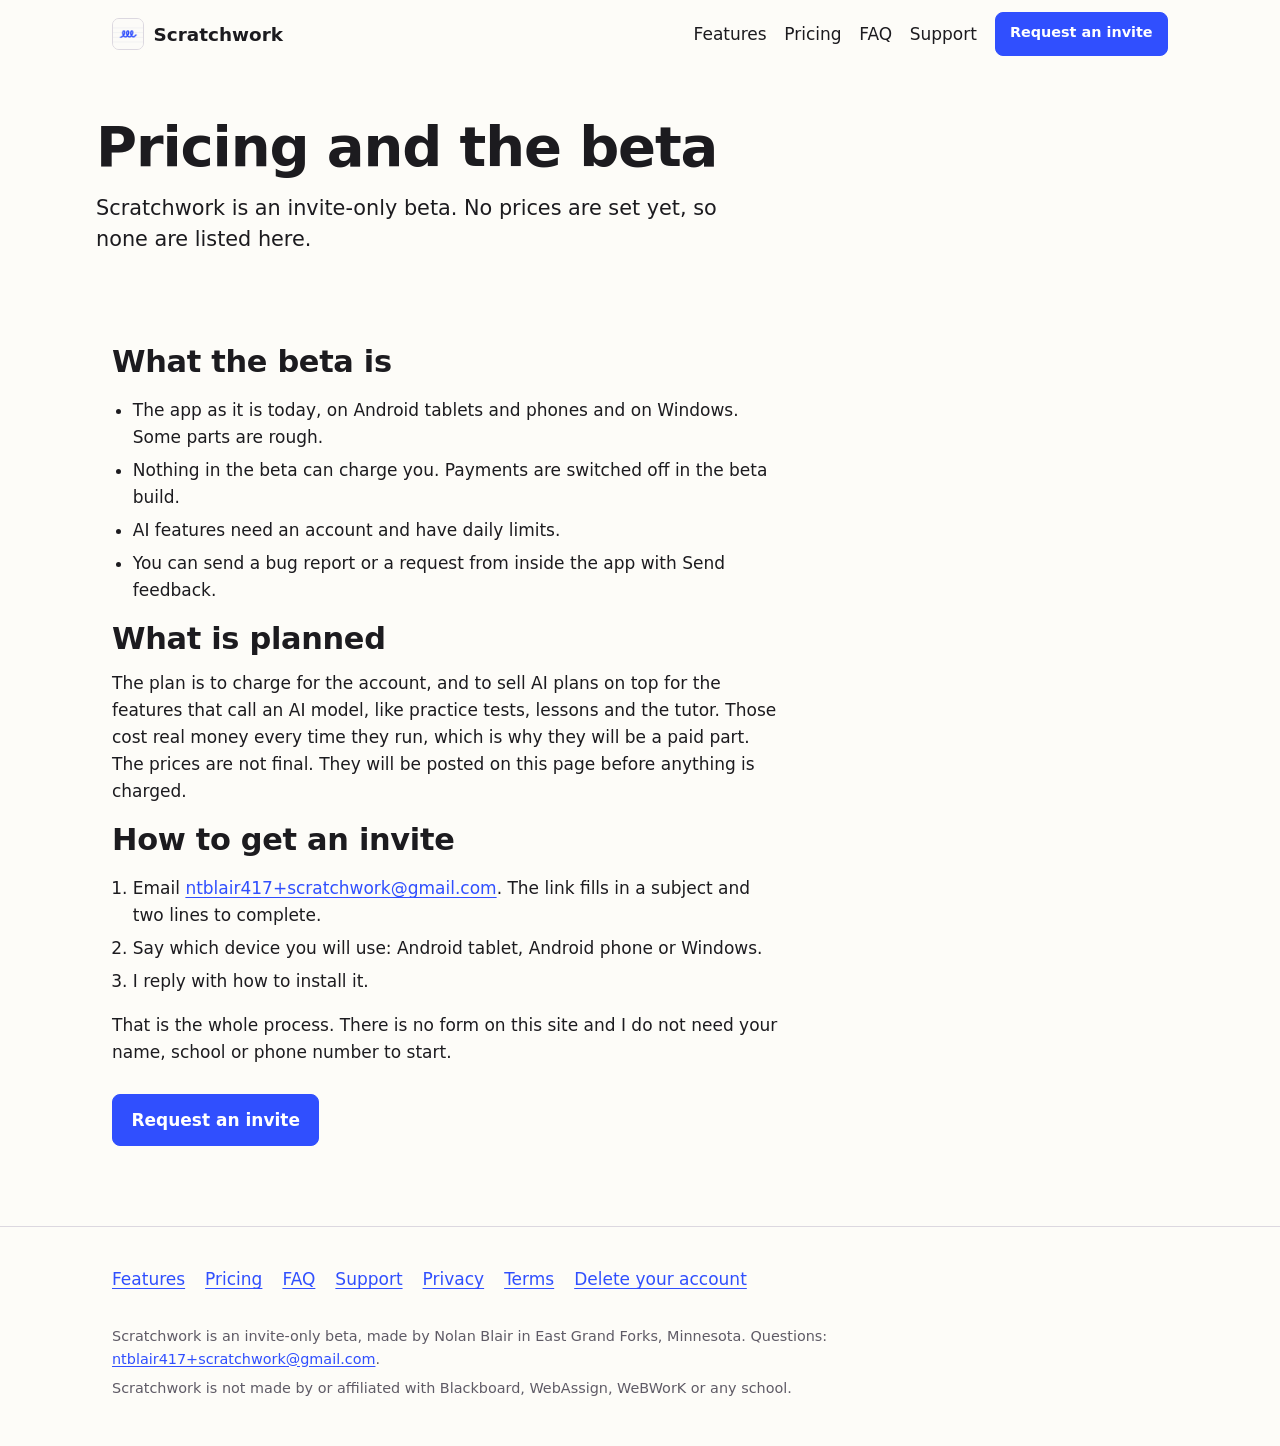
<file: pricing.html>
<!doctype html>
<html lang="en">
<head>
<meta charset="utf-8">
<meta name="viewport" content="width=device-width, initial-scale=1">
<meta http-equiv="Content-Security-Policy" content="default-src 'none'; img-src 'self' data:; style-src 'self'; base-uri 'none'; form-action 'none'">
<meta name="referrer" content="strict-origin-when-cross-origin">
<title>Pricing and beta | Scratchwork</title>
<meta name="description" content="Scratchwork is an invite-only beta. No prices are set yet, and nothing in the beta can charge you. Here is what is planned and how to ask for an invite.">
<link rel="canonical" href="https://mrblacckk.github.io/scratchwork/pricing.html">
<link rel="icon" href="favicon.ico" sizes="48x48">
<link rel="icon" type="image/png" sizes="32x32" href="img/favicon-32.png">
<link rel="apple-touch-icon" href="img/apple-touch-icon.png">
<meta name="theme-color" content="#fdfcf8" media="(prefers-color-scheme: light)">
<meta name="theme-color" content="#141218" media="(prefers-color-scheme: dark)">
<meta property="og:type" content="website">
<meta property="og:site_name" content="Scratchwork">
<meta property="og:title" content="Pricing and beta | Scratchwork">
<meta property="og:description" content="Scratchwork is an invite-only beta. No prices are set yet, and nothing in the beta can charge you. Here is what is planned and how to ask for an invite.">
<meta property="og:url" content="https://mrblacckk.github.io/scratchwork/pricing.html">
<meta property="og:image" content="https://mrblacckk.github.io/scratchwork/img/og.png">
<meta property="og:image:width" content="1200">
<meta property="og:image:height" content="630">
<meta property="og:image:alt" content="Scratchwork&#x27;s Math card marking step 5 of a handwritten physics problem as the first wrong step.">
<meta name="twitter:card" content="summary_large_image">
<meta name="twitter:title" content="Pricing and beta | Scratchwork">
<meta name="twitter:description" content="Scratchwork is an invite-only beta. No prices are set yet, and nothing in the beta can charge you. Here is what is planned and how to ask for an invite.">
<meta name="twitter:image" content="https://mrblacckk.github.io/scratchwork/img/og.png">
<meta name="twitter:image:alt" content="Scratchwork&#x27;s Math card marking step 5 of a handwritten physics problem as the first wrong step.">
<link rel="stylesheet" href="site.css">
</head>
<body>
<a class="skip" href="#main">Skip to content</a>
<header class="site">
  <a class="brand" href="index.html"><img src="img/icon-64.png" width="32" height="32" alt="Scratchwork app icon">Scratchwork</a>
  <nav aria-label="Main">
    <a href="features.html">Features</a>
    <a href="pricing.html">Pricing</a>
    <a href="faq.html">FAQ</a>
    <a href="support.html">Support</a>
    <a class="btn small" href="mailto:ntblair417+scratchwork@gmail.com?subject=Scratchwork%20invite%20request&amp;body=Hi%2C%20I%27d%20like%20a%20Scratchwork%20beta%20invite.%0D%0A%0D%0ADevice%20(Android%20tablet%2C%20Android%20phone%20or%20Windows)%3A%20%0D%0AWhat%20I%27d%20use%20it%20for%20(optional)%3A%20">Request an invite</a>
  </nav>
</header>
<main id="main">
<div class="wrap prose page-head">
  <h1>Pricing and the beta</h1>
  <p class="lede">Scratchwork is an invite-only beta. No prices are set yet, so none are listed here.</p>
</div>

<section class="section">
  <div class="wrap prose">
    <h2>What the beta is</h2>
    <ul>
      <li>The app as it is today, on Android tablets and phones and on Windows. Some parts are rough.</li>
      <li>Nothing in the beta can charge you. Payments are switched off in the beta build.</li>
      <li>AI features need an account and have daily limits.</li>
      <li>You can send a bug report or a request from inside the app with Send feedback.</li>
    </ul>

    <h2>What is planned</h2>
    <p>The plan is to charge for the account, and to sell AI plans on top for the features that call an AI model, like practice tests, lessons and the tutor. Those cost real money every time they run, which is why they will be a paid part. The prices are not final. They will be posted on this page before anything is charged.</p>

    <h2>How to get an invite</h2>
    <ol>
      <li>Email <a href="mailto:ntblair417+scratchwork@gmail.com?subject=Scratchwork%20invite%20request&amp;body=Hi%2C%20I%27d%20like%20a%20Scratchwork%20beta%20invite.%0D%0A%0D%0ADevice%20(Android%20tablet%2C%20Android%20phone%20or%20Windows)%3A%20%0D%0AWhat%20I%27d%20use%20it%20for%20(optional)%3A%20">ntblair417+scratchwork@gmail.com</a>. The link fills in a subject and two lines to complete.</li>
      <li>Say which device you will use: Android tablet, Android phone or Windows.</li>
      <li>I reply with how to install it.</li>
    </ol>
    <p>That is the whole process. There is no form on this site and I do not need your name, school or phone number to start.</p>
    <p class="cta"><a class="btn" href="mailto:ntblair417+scratchwork@gmail.com?subject=Scratchwork%20invite%20request&amp;body=Hi%2C%20I%27d%20like%20a%20Scratchwork%20beta%20invite.%0D%0A%0D%0ADevice%20(Android%20tablet%2C%20Android%20phone%20or%20Windows)%3A%20%0D%0AWhat%20I%27d%20use%20it%20for%20(optional)%3A%20">Request an invite</a></p>
  </div>
</section>
</main>
<footer class="site">
  <div class="wrap">
    <ul class="foot-links">
      <li><a href="features.html">Features</a></li>
      <li><a href="pricing.html">Pricing</a></li>
      <li><a href="faq.html">FAQ</a></li>
      <li><a href="support.html">Support</a></li>
      <li><a href="privacy.html">Privacy</a></li>
      <li><a href="terms.html">Terms</a></li>
      <li><a href="delete-account.html">Delete your account</a></li>
    </ul>
    <p class="small">Scratchwork is an invite-only beta, made by Nolan Blair in East Grand Forks, Minnesota. Questions: <a href="mailto:ntblair417+scratchwork@gmail.com">ntblair417+scratchwork@gmail.com</a>.</p>
    <p class="small">Scratchwork is not made by or affiliated with Blackboard, WebAssign, WeBWorK or any school.</p>
  </div>
</footer>
</body>
</html>
</file>
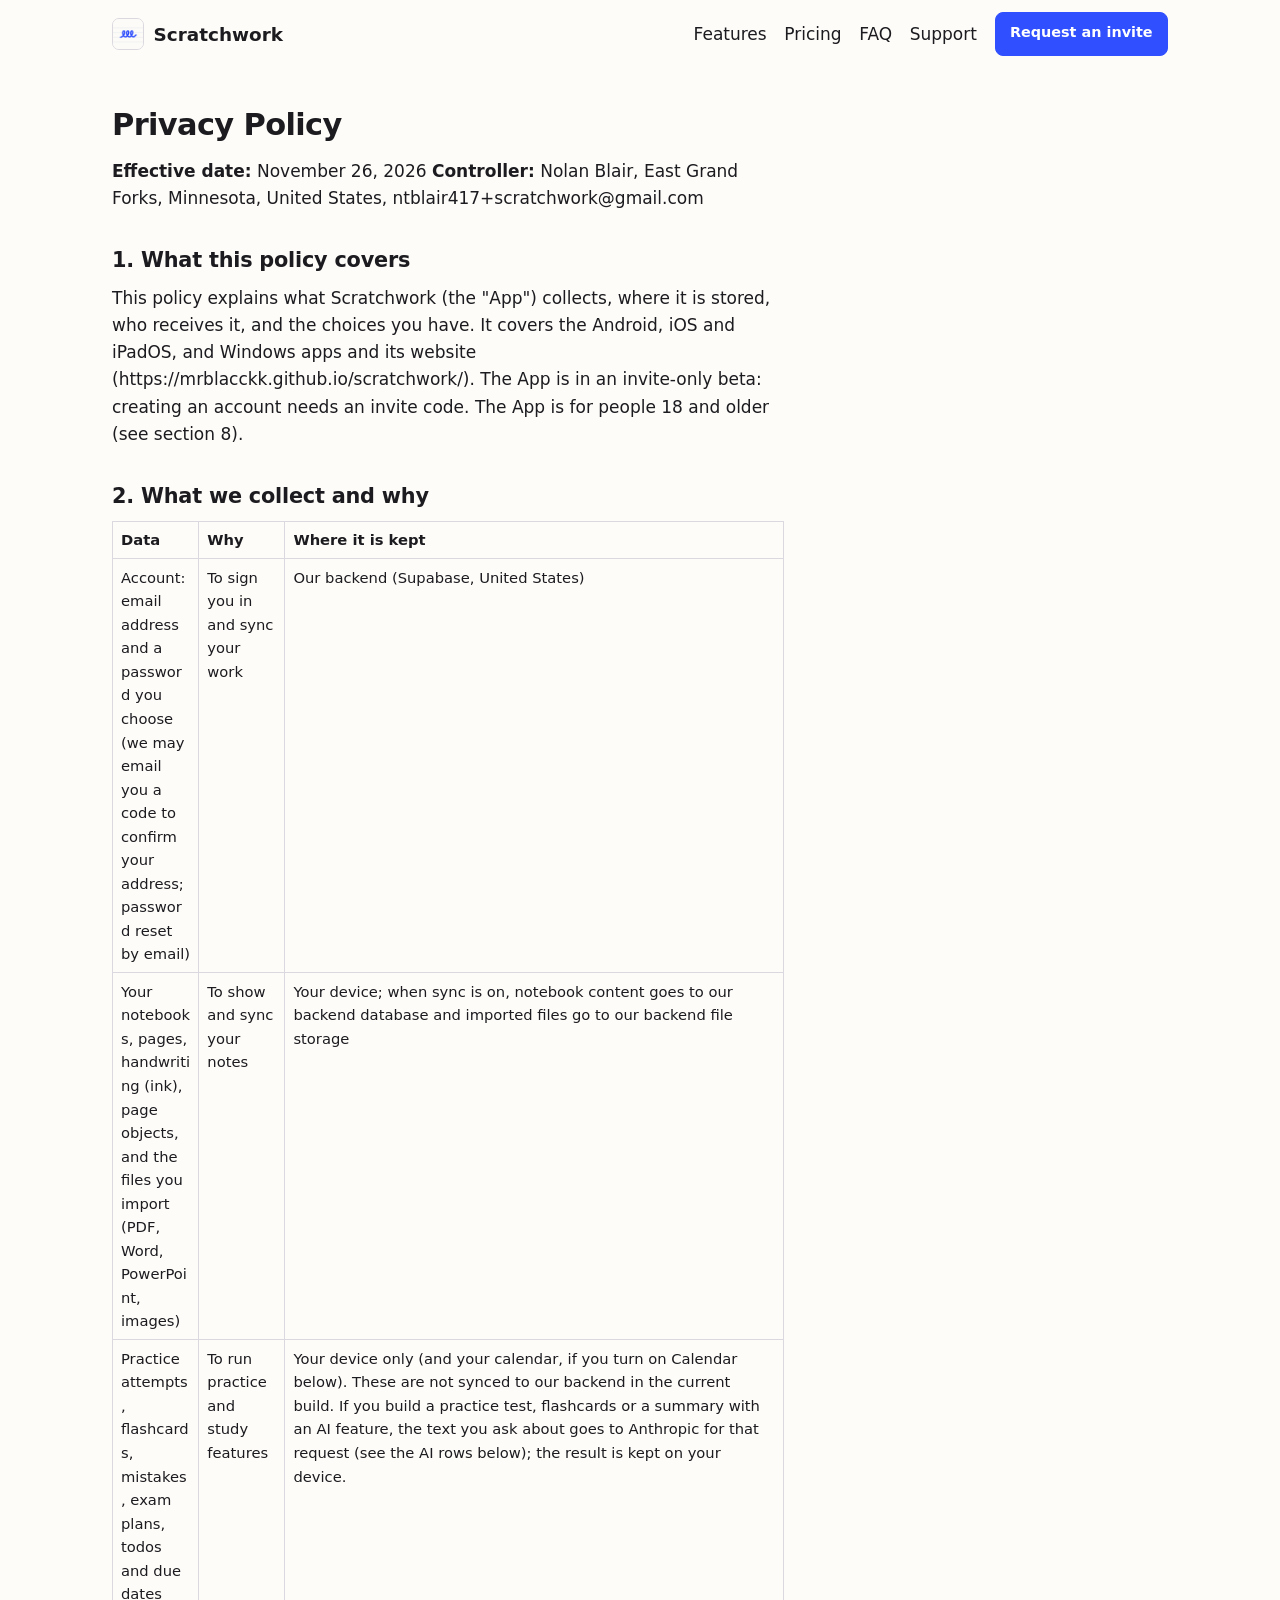
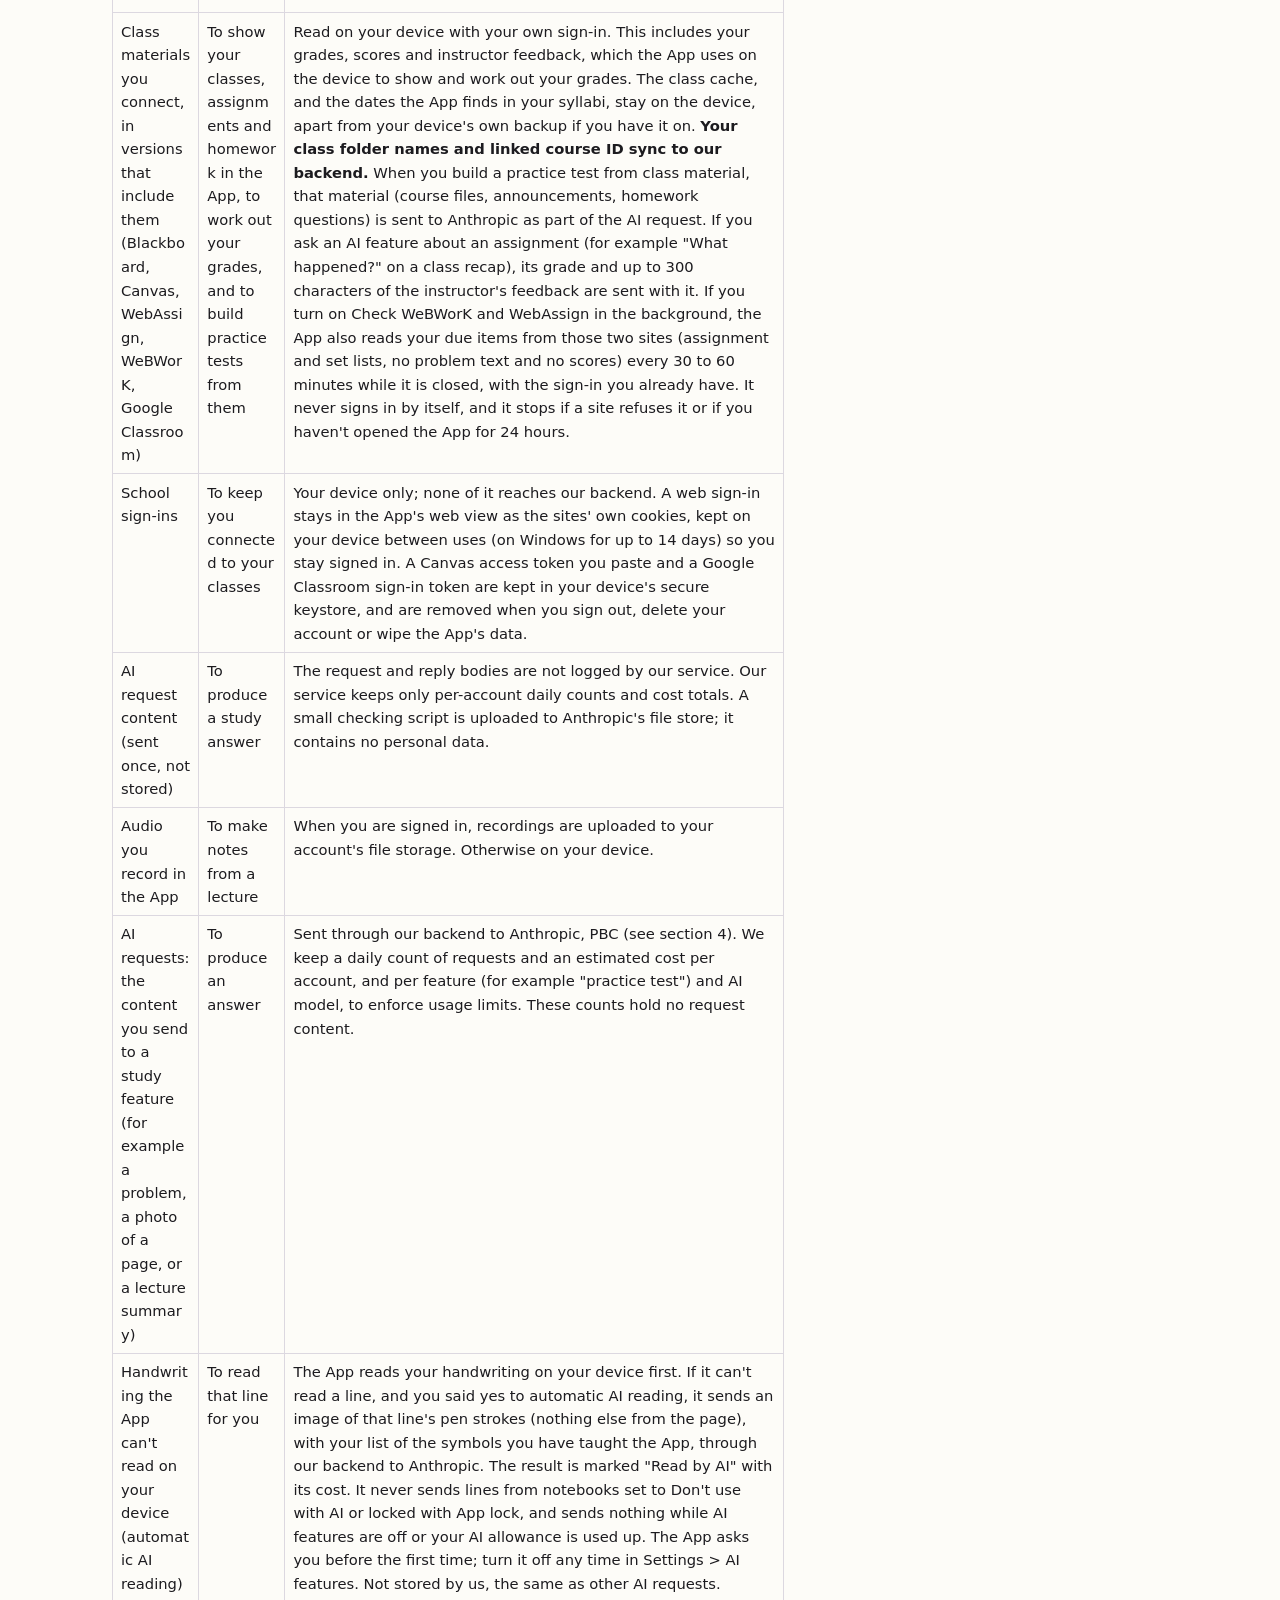
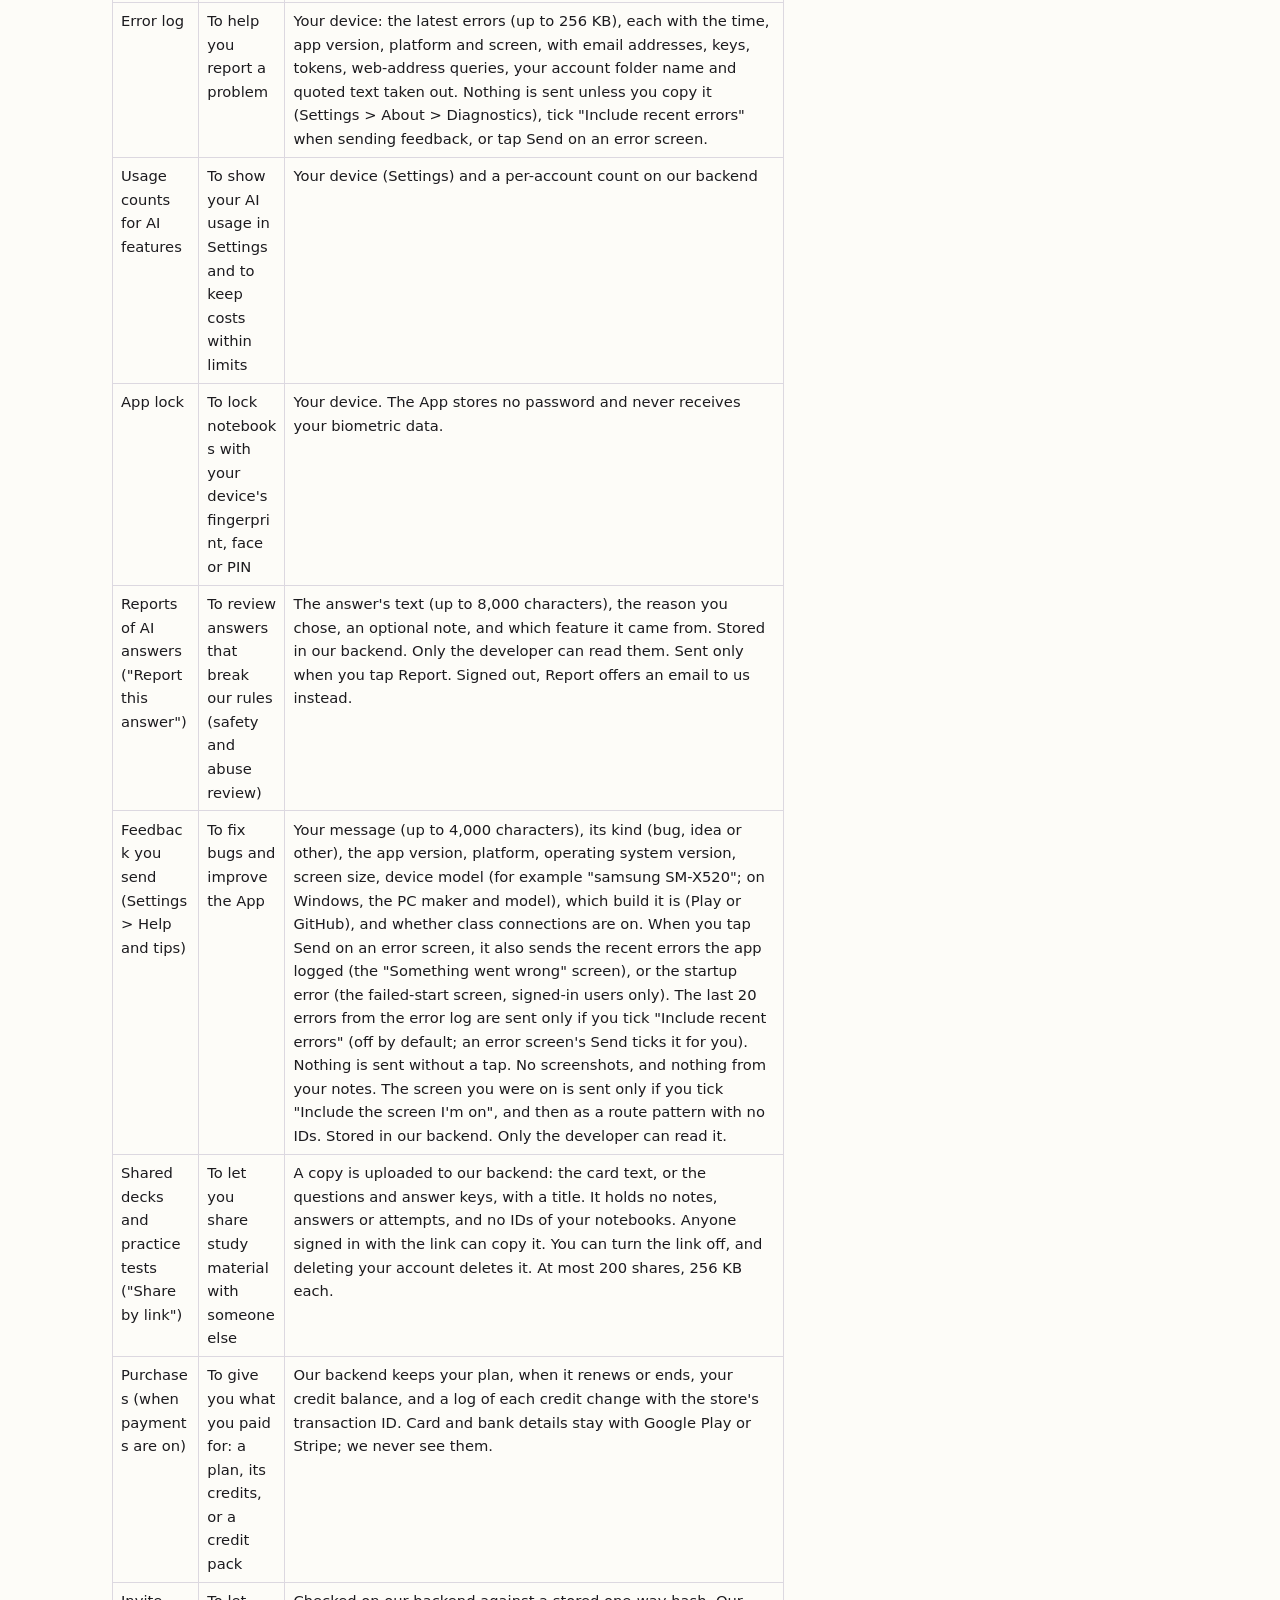
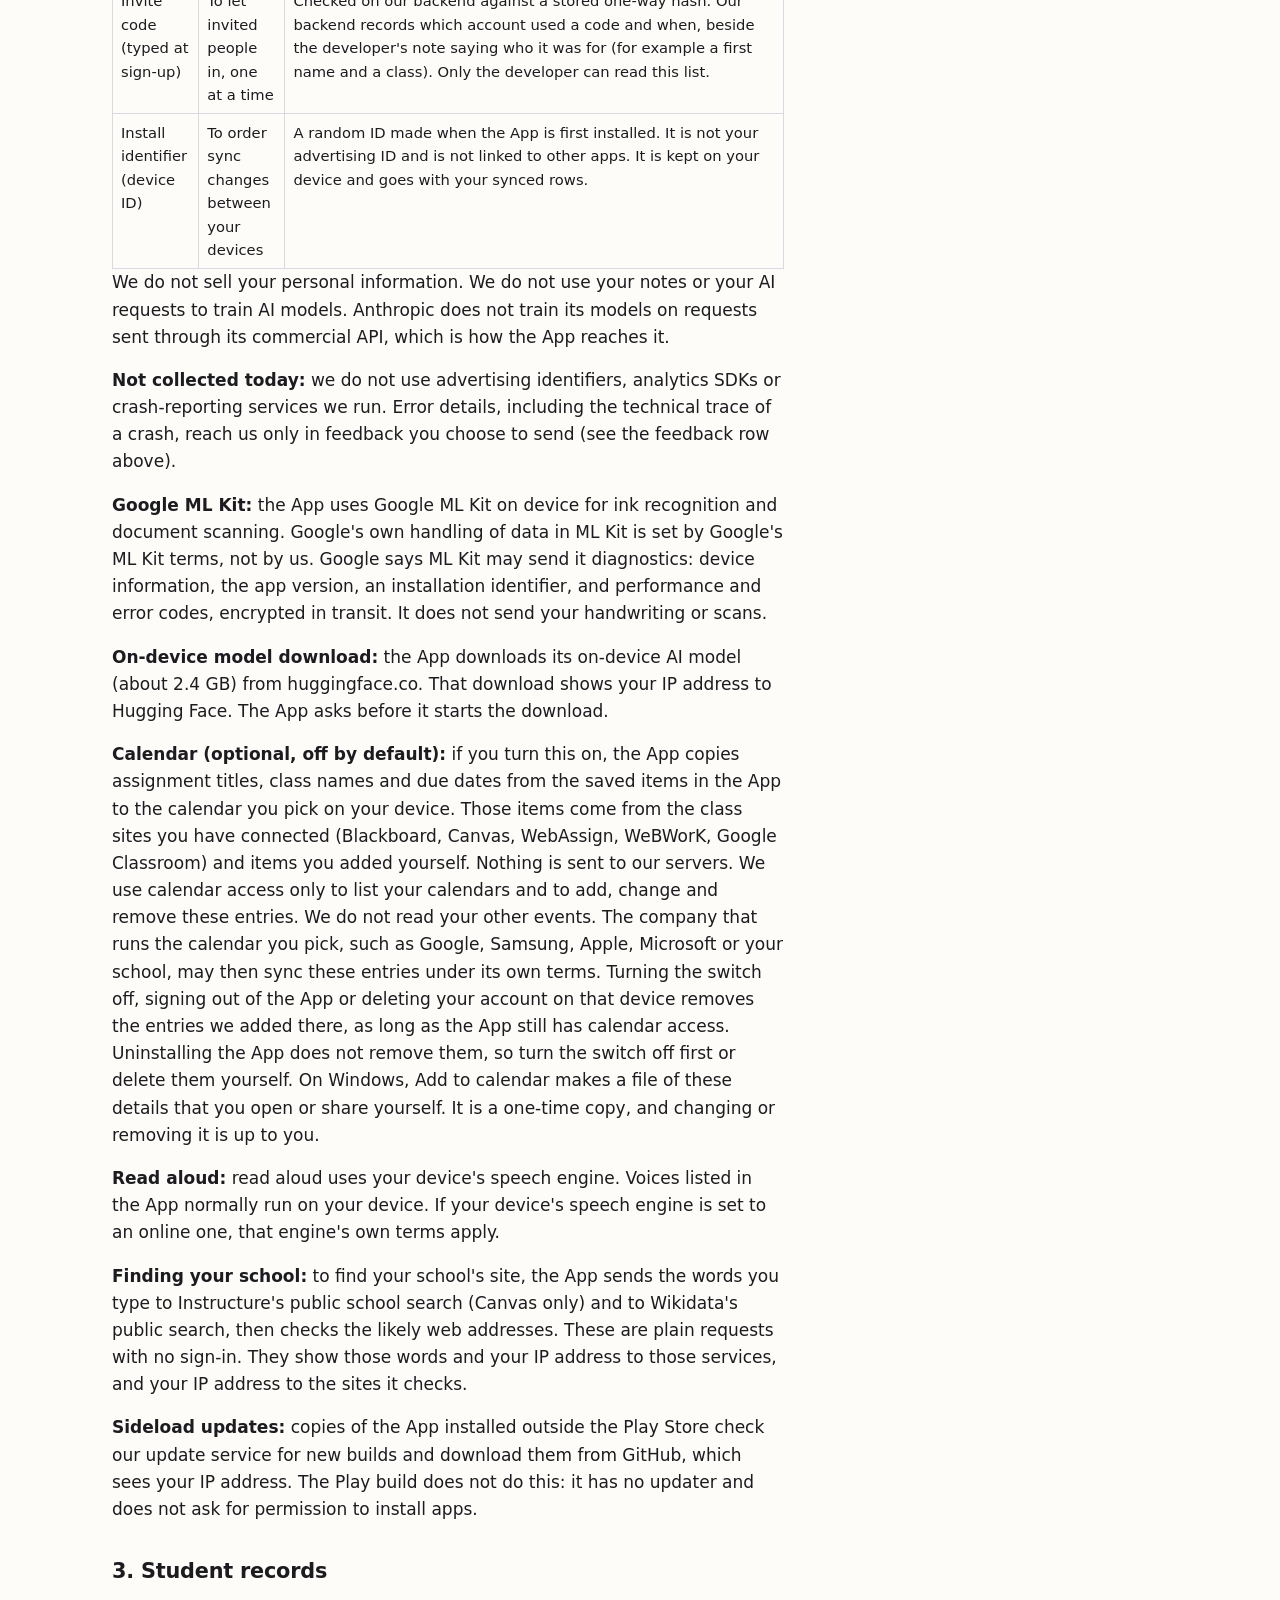
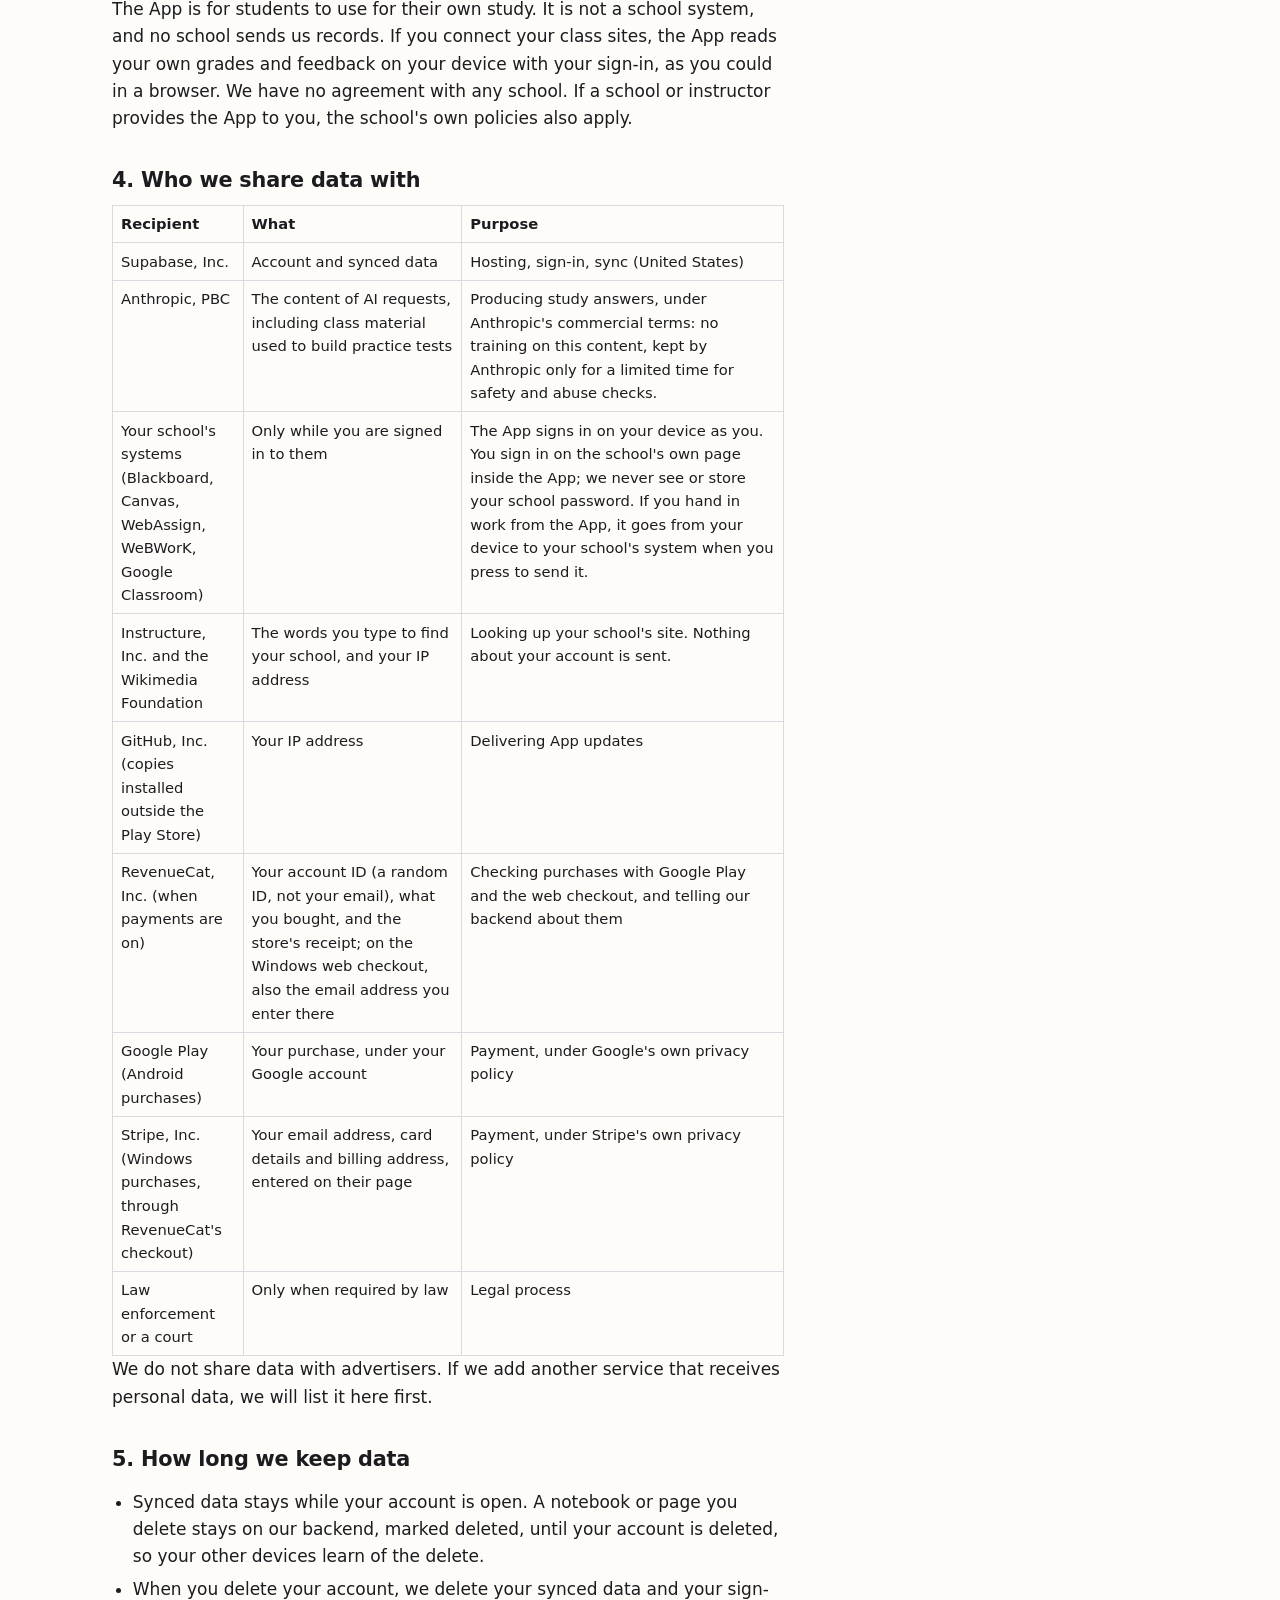
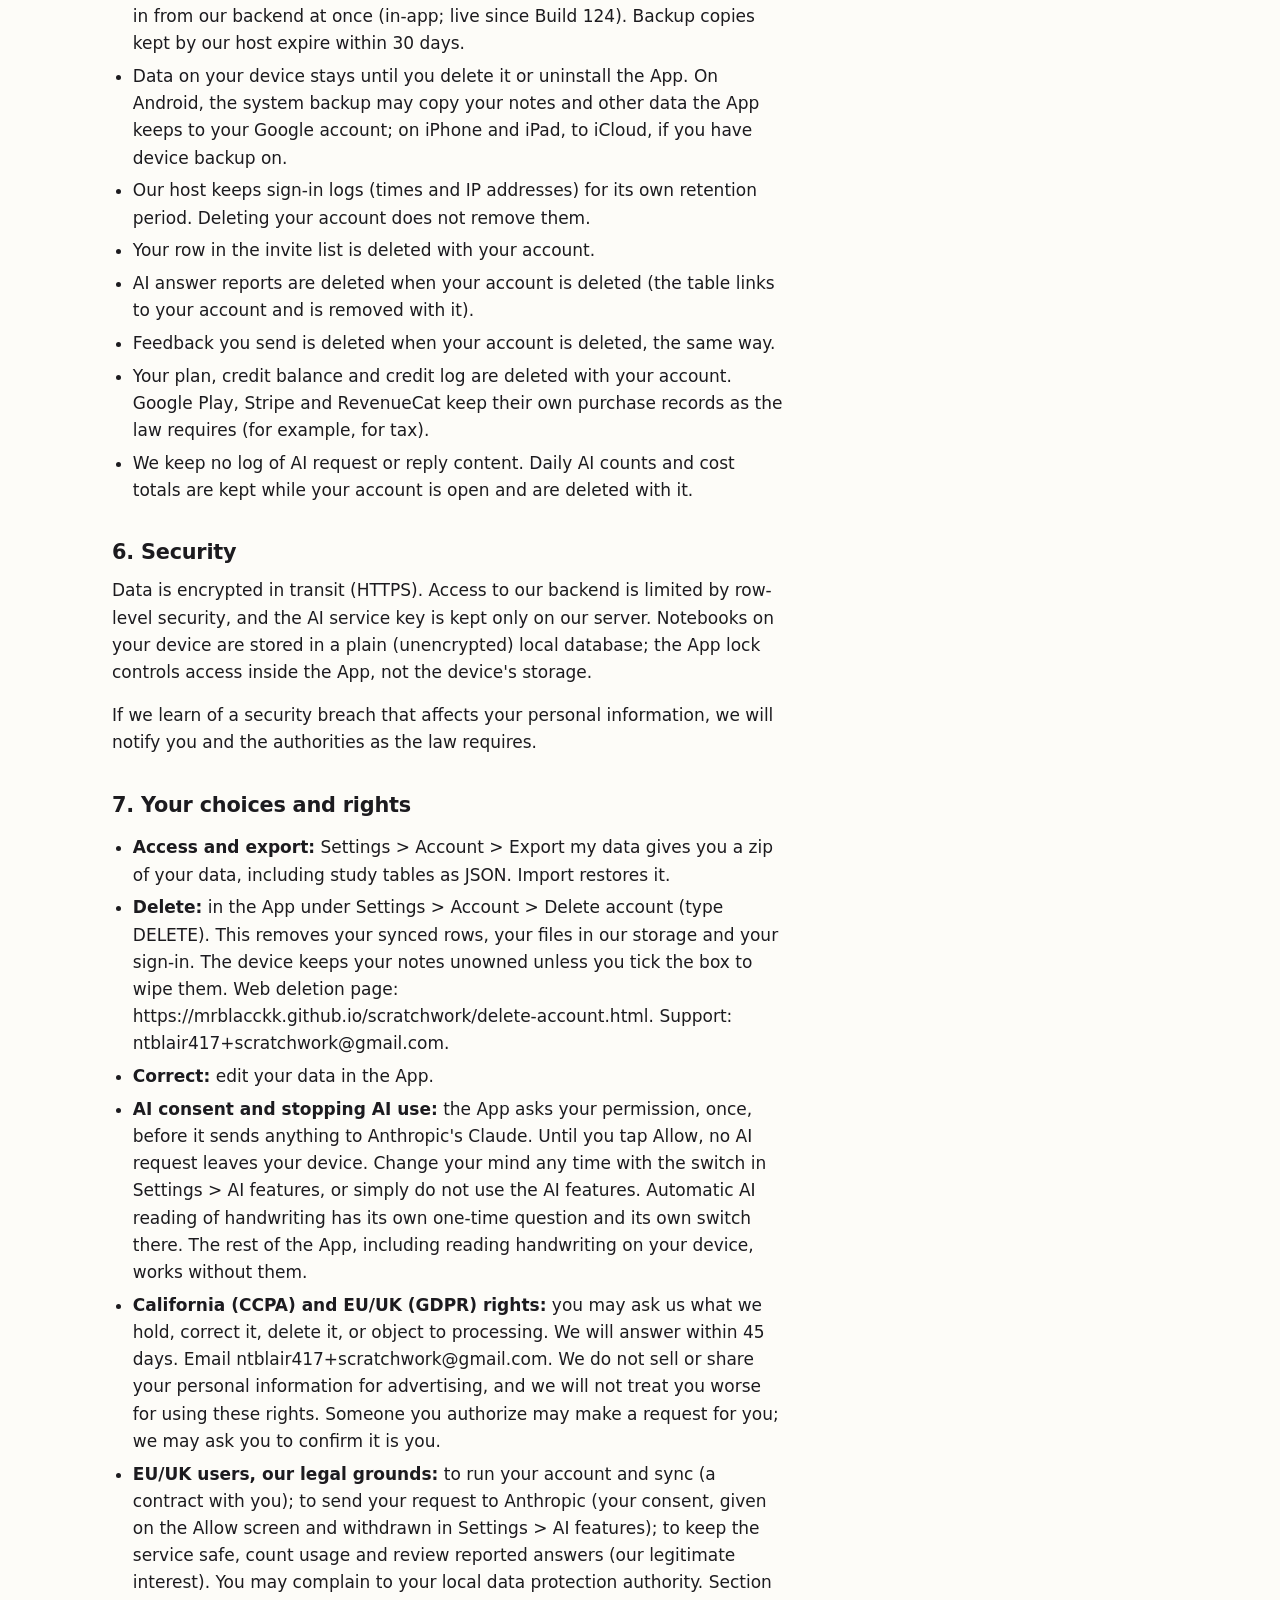
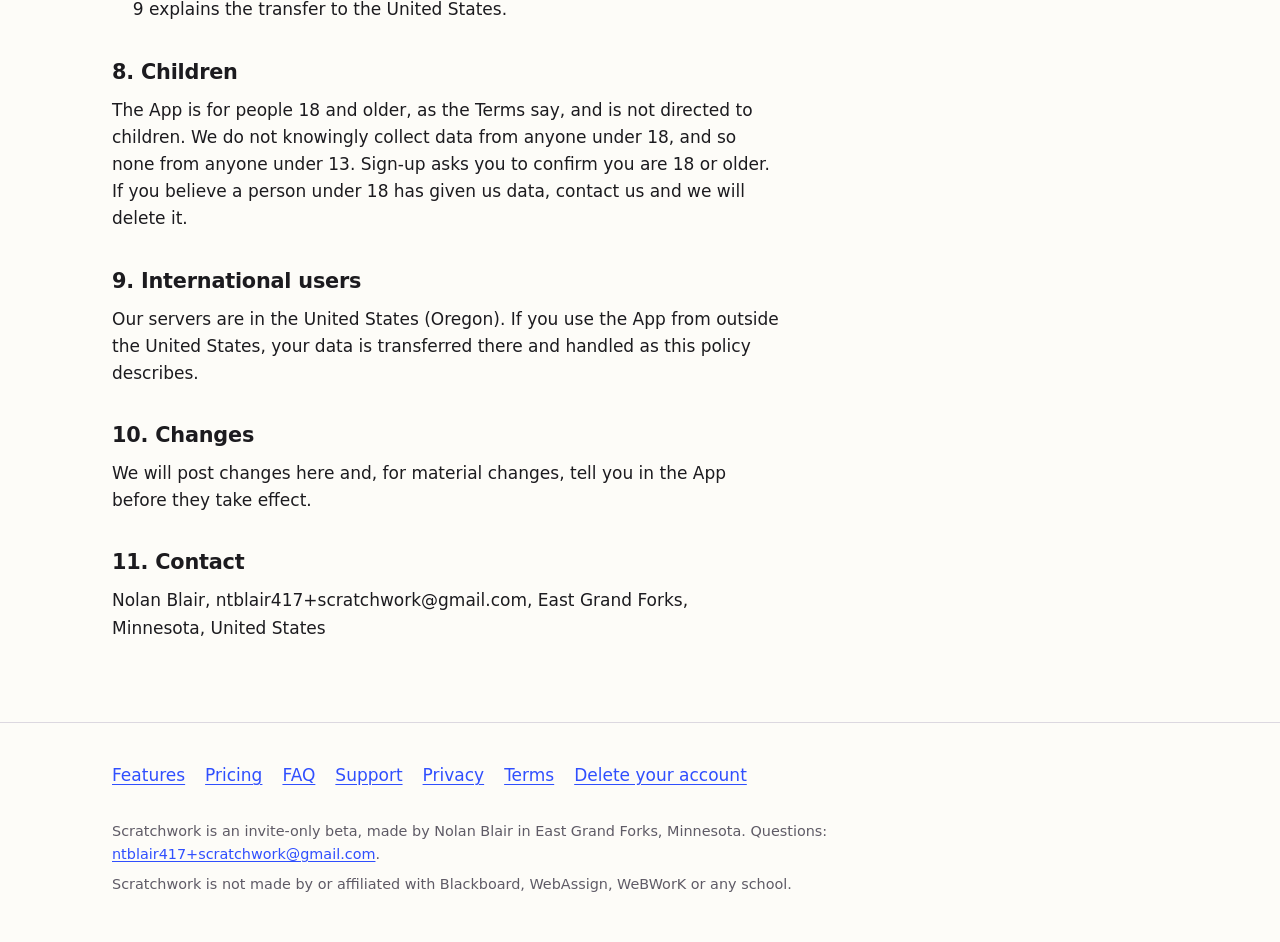
<file: privacy.html>
<!doctype html>
<html lang="en">
<head>
<meta charset="utf-8">
<meta name="viewport" content="width=device-width, initial-scale=1">
<meta http-equiv="Content-Security-Policy" content="default-src 'none'; img-src 'self' data:; style-src 'self'; base-uri 'none'; form-action 'none'">
<meta name="referrer" content="strict-origin-when-cross-origin">
<title>Privacy policy | Scratchwork</title>
<meta name="description" content="What Scratchwork collects, where it is stored, who receives it, and how to export or delete your data.">
<link rel="canonical" href="https://mrblacckk.github.io/scratchwork/privacy.html">
<link rel="icon" href="favicon.ico" sizes="48x48">
<link rel="icon" type="image/png" sizes="32x32" href="img/favicon-32.png">
<link rel="apple-touch-icon" href="img/apple-touch-icon.png">
<meta name="theme-color" content="#fdfcf8" media="(prefers-color-scheme: light)">
<meta name="theme-color" content="#141218" media="(prefers-color-scheme: dark)">
<meta property="og:type" content="website">
<meta property="og:site_name" content="Scratchwork">
<meta property="og:title" content="Privacy policy | Scratchwork">
<meta property="og:description" content="What Scratchwork collects, where it is stored, who receives it, and how to export or delete your data.">
<meta property="og:url" content="https://mrblacckk.github.io/scratchwork/privacy.html">
<meta property="og:image" content="https://mrblacckk.github.io/scratchwork/img/og.png">
<meta property="og:image:width" content="1200">
<meta property="og:image:height" content="630">
<meta property="og:image:alt" content="Scratchwork&#x27;s Math card marking step 5 of a handwritten physics problem as the first wrong step.">
<meta name="twitter:card" content="summary_large_image">
<meta name="twitter:title" content="Privacy policy | Scratchwork">
<meta name="twitter:description" content="What Scratchwork collects, where it is stored, who receives it, and how to export or delete your data.">
<meta name="twitter:image" content="https://mrblacckk.github.io/scratchwork/img/og.png">
<meta name="twitter:image:alt" content="Scratchwork&#x27;s Math card marking step 5 of a handwritten physics problem as the first wrong step.">
<link rel="stylesheet" href="site.css">
</head>
<body>
<a class="skip" href="#main">Skip to content</a>
<header class="site">
  <a class="brand" href="index.html"><img src="img/icon-64.png" width="32" height="32" alt="Scratchwork app icon">Scratchwork</a>
  <nav aria-label="Main">
    <a href="features.html">Features</a>
    <a href="pricing.html">Pricing</a>
    <a href="faq.html">FAQ</a>
    <a href="support.html">Support</a>
    <a class="btn small" href="mailto:ntblair417+scratchwork@gmail.com?subject=Scratchwork%20invite%20request&amp;body=Hi%2C%20I%27d%20like%20a%20Scratchwork%20beta%20invite.%0D%0A%0D%0ADevice%20(Android%20tablet%2C%20Android%20phone%20or%20Windows)%3A%20%0D%0AWhat%20I%27d%20use%20it%20for%20(optional)%3A%20">Request an invite</a>
  </nav>
</header>
<main id="main">
<div class="wrap prose legal">
<h1>Privacy Policy</h1>
<p><strong>Effective date:</strong> November 26, 2026 <strong>Controller:</strong> Nolan Blair, East Grand Forks, Minnesota, United States, ntblair417+scratchwork@gmail.com</p>
<h2>1. What this policy covers</h2>
<p>This policy explains what Scratchwork (the "App") collects, where it is stored, who receives it, and the choices you have. It covers the Android, iOS and iPadOS, and Windows apps and its website (https://mrblacckk.github.io/scratchwork/). The App is in an invite-only beta: creating an account needs an invite code. The App is for people 18 and older (see section 8).</p>
<h2>2. What we collect and why</h2>
<table><thead><tr><th>Data</th><th>Why</th><th>Where it is kept</th></tr></thead><tbody><tr><td>Account: email address and a password you choose (we may email you a code to confirm your address; password reset by email)</td><td>To sign you in and sync your work</td><td>Our backend (Supabase, United States)</td></tr><tr><td>Your notebooks, pages, handwriting (ink), page objects, and the files you import (PDF, Word, PowerPoint, images)</td><td>To show and sync your notes</td><td>Your device; when sync is on, notebook content goes to our backend database and imported files go to our backend file storage</td></tr><tr><td>Practice attempts, flashcards, mistakes, exam plans, todos and due dates</td><td>To run practice and study features</td><td>Your device only (and your calendar, if you turn on Calendar below). These are not synced to our backend in the current build. If you build a practice test, flashcards or a summary with an AI feature, the text you ask about goes to Anthropic for that request (see the AI rows below); the result is kept on your device.</td></tr><tr><td>Class materials you connect, in versions that include them (Blackboard, Canvas, WebAssign, WeBWorK, Google Classroom)</td><td>To show your classes, assignments and homework in the App, to work out your grades, and to build practice tests from them</td><td>Read on your device with your own sign-in. This includes your grades, scores and instructor feedback, which the App uses on the device to show and work out your grades. The class cache, and the dates the App finds in your syllabi, stay on the device, apart from your device's own backup if you have it on. <strong>Your class folder names and linked course ID sync to our backend.</strong> When you build a practice test from class material, that material (course files, announcements, homework questions) is sent to Anthropic as part of the AI request. If you ask an AI feature about an assignment (for example "What happened?" on a class recap), its grade and up to 300 characters of the instructor's feedback are sent with it. If you turn on Check WeBWorK and WebAssign in the background, the App also reads your due items from those two sites (assignment and set lists, no problem text and no scores) every 30 to 60 minutes while it is closed, with the sign-in you already have. It never signs in by itself, and it stops if a site refuses it or if you haven't opened the App for 24 hours.</td></tr><tr><td>School sign-ins</td><td>To keep you connected to your classes</td><td>Your device only; none of it reaches our backend. A web sign-in stays in the App's web view as the sites' own cookies, kept on your device between uses (on Windows for up to 14 days) so you stay signed in. A Canvas access token you paste and a Google Classroom sign-in token are kept in your device's secure keystore, and are removed when you sign out, delete your account or wipe the App's data.</td></tr><tr><td>AI request content (sent once, not stored)</td><td>To produce a study answer</td><td>The request and reply bodies are not logged by our service. Our service keeps only per-account daily counts and cost totals. A small checking script is uploaded to Anthropic's file store; it contains no personal data.</td></tr><tr><td>Audio you record in the App</td><td>To make notes from a lecture</td><td>When you are signed in, recordings are uploaded to your account's file storage. Otherwise on your device.</td></tr><tr><td>AI requests: the content you send to a study feature (for example a problem, a photo of a page, or a lecture summary)</td><td>To produce an answer</td><td>Sent through our backend to Anthropic, PBC (see section 4). We keep a daily count of requests and an estimated cost per account, and per feature (for example "practice test") and AI model, to enforce usage limits. These counts hold no request content.</td></tr><tr><td>Handwriting the App can't read on your device (automatic AI reading)</td><td>To read that line for you</td><td>The App reads your handwriting on your device first. If it can't read a line, and you said yes to automatic AI reading, it sends an image of that line's pen strokes (nothing else from the page), with your list of the symbols you have taught the App, through our backend to Anthropic. The result is marked "Read by AI" with its cost. It never sends lines from notebooks set to Don't use with AI or locked with App lock, and sends nothing while AI features are off or your AI allowance is used up. The App asks you before the first time; turn it off any time in Settings &gt; AI features. Not stored by us, the same as other AI requests.</td></tr><tr><td>Error log</td><td>To help you report a problem</td><td>Your device: the latest errors (up to 256 KB), each with the time, app version, platform and screen, with email addresses, keys, tokens, web-address queries, your account folder name and quoted text taken out. Nothing is sent unless you copy it (Settings &gt; About &gt; Diagnostics), tick "Include recent errors" when sending feedback, or tap Send on an error screen.</td></tr><tr><td>Usage counts for AI features</td><td>To show your AI usage in Settings and to keep costs within limits</td><td>Your device (Settings) and a per-account count on our backend</td></tr><tr><td>App lock</td><td>To lock notebooks with your device's fingerprint, face or PIN</td><td>Your device. The App stores no password and never receives your biometric data.</td></tr><tr><td>Reports of AI answers ("Report this answer")</td><td>To review answers that break our rules (safety and abuse review)</td><td>The answer's text (up to 8,000 characters), the reason you chose, an optional note, and which feature it came from. Stored in our backend. Only the developer can read them. Sent only when you tap Report. Signed out, Report offers an email to us instead.</td></tr><tr><td>Feedback you send (Settings &gt; Help and tips)</td><td>To fix bugs and improve the App</td><td>Your message (up to 4,000 characters), its kind (bug, idea or other), the app version, platform, operating system version, screen size, device model (for example "samsung SM-X520"; on Windows, the PC maker and model), which build it is (Play or GitHub), and whether class connections are on. When you tap Send on an error screen, it also sends the recent errors the app logged (the "Something went wrong" screen), or the startup error (the failed-start screen, signed-in users only). The last 20 errors from the error log are sent only if you tick "Include recent errors" (off by default; an error screen's Send ticks it for you). Nothing is sent without a tap. No screenshots, and nothing from your notes. The screen you were on is sent only if you tick "Include the screen I'm on", and then as a route pattern with no IDs. Stored in our backend. Only the developer can read it.</td></tr><tr><td>Shared decks and practice tests ("Share by link")</td><td>To let you share study material with someone else</td><td>A copy is uploaded to our backend: the card text, or the questions and answer keys, with a title. It holds no notes, answers or attempts, and no IDs of your notebooks. Anyone signed in with the link can copy it. You can turn the link off, and deleting your account deletes it. At most 200 shares, 256 KB each.</td></tr><tr><td>Purchases (when payments are on)</td><td>To give you what you paid for: a plan, its credits, or a credit pack</td><td>Our backend keeps your plan, when it renews or ends, your credit balance, and a log of each credit change with the store's transaction ID. Card and bank details stay with Google Play or Stripe; we never see them.</td></tr><tr><td>Invite code (typed at sign-up)</td><td>To let invited people in, one at a time</td><td>Checked on our backend against a stored one-way hash. Our backend records which account used a code and when, beside the developer's note saying who it was for (for example a first name and a class). Only the developer can read this list.</td></tr><tr><td>Install identifier (device ID)</td><td>To order sync changes between your devices</td><td>A random ID made when the App is first installed. It is not your advertising ID and is not linked to other apps. It is kept on your device and goes with your synced rows.</td></tr></tbody></table>
<p>We do not sell your personal information. We do not use your notes or your AI requests to train AI models. Anthropic does not train its models on requests sent through its commercial API, which is how the App reaches it.</p>
<p><strong>Not collected today:</strong> we do not use advertising identifiers, analytics SDKs or crash-reporting services we run. Error details, including the technical trace of a crash, reach us only in feedback you choose to send (see the feedback row above).</p>
<p><strong>Google ML Kit:</strong> the App uses Google ML Kit on device for ink recognition and document scanning. Google's own handling of data in ML Kit is set by Google's ML Kit terms, not by us. Google says ML Kit may send it diagnostics: device information, the app version, an installation identifier, and performance and error codes, encrypted in transit. It does not send your handwriting or scans.</p>
<p><strong>On-device model download:</strong> the App downloads its on-device AI model (about 2.4 GB) from huggingface.co. That download shows your IP address to Hugging Face. The App asks before it starts the download.</p>
<p><strong>Calendar (optional, off by default):</strong> if you turn this on, the App copies assignment titles, class names and due dates from the saved items in the App to the calendar you pick on your device. Those items come from the class sites you have connected (Blackboard, Canvas, WebAssign, WeBWorK, Google Classroom) and items you added yourself. Nothing is sent to our servers. We use calendar access only to list your calendars and to add, change and remove these entries. We do not read your other events. The company that runs the calendar you pick, such as Google, Samsung, Apple, Microsoft or your school, may then sync these entries under its own terms. Turning the switch off, signing out of the App or deleting your account on that device removes the entries we added there, as long as the App still has calendar access. Uninstalling the App does not remove them, so turn the switch off first or delete them yourself. On Windows, Add to calendar makes a file of these details that you open or share yourself. It is a one-time copy, and changing or removing it is up to you.</p>
<p><strong>Read aloud:</strong> read aloud uses your device's speech engine. Voices listed in the App normally run on your device. If your device's speech engine is set to an online one, that engine's own terms apply.</p>
<p><strong>Finding your school:</strong> to find your school's site, the App sends the words you type to Instructure's public school search (Canvas only) and to Wikidata's public search, then checks the likely web addresses. These are plain requests with no sign-in. They show those words and your IP address to those services, and your IP address to the sites it checks.</p>
<p><strong>Sideload updates:</strong> copies of the App installed outside the Play Store check our update service for new builds and download them from GitHub, which sees your IP address. The Play build does not do this: it has no updater and does not ask for permission to install apps.</p>
<h2>3. Student records</h2>
<p>The App is for students to use for their own study. It is not a school system, and no school sends us records. If you connect your class sites, the App reads your own grades and feedback on your device with your sign-in, as you could in a browser. We have no agreement with any school. If a school or instructor provides the App to you, the school's own policies also apply.</p>
<h2>4. Who we share data with</h2>
<table><thead><tr><th>Recipient</th><th>What</th><th>Purpose</th></tr></thead><tbody><tr><td>Supabase, Inc.</td><td>Account and synced data</td><td>Hosting, sign-in, sync (United States)</td></tr><tr><td>Anthropic, PBC</td><td>The content of AI requests, including class material used to build practice tests</td><td>Producing study answers, under Anthropic's commercial terms: no training on this content, kept by Anthropic only for a limited time for safety and abuse checks.</td></tr><tr><td>Your school's systems (Blackboard, Canvas, WebAssign, WeBWorK, Google Classroom)</td><td>Only while you are signed in to them</td><td>The App signs in on your device as you. You sign in on the school's own page inside the App; we never see or store your school password. If you hand in work from the App, it goes from your device to your school's system when you press to send it.</td></tr><tr><td>Instructure, Inc. and the Wikimedia Foundation</td><td>The words you type to find your school, and your IP address</td><td>Looking up your school's site. Nothing about your account is sent.</td></tr><tr><td>GitHub, Inc. (copies installed outside the Play Store)</td><td>Your IP address</td><td>Delivering App updates</td></tr><tr><td>RevenueCat, Inc. (when payments are on)</td><td>Your account ID (a random ID, not your email), what you bought, and the store's receipt; on the Windows web checkout, also the email address you enter there</td><td>Checking purchases with Google Play and the web checkout, and telling our backend about them</td></tr><tr><td>Google Play (Android purchases)</td><td>Your purchase, under your Google account</td><td>Payment, under Google's own privacy policy</td></tr><tr><td>Stripe, Inc. (Windows purchases, through RevenueCat's checkout)</td><td>Your email address, card details and billing address, entered on their page</td><td>Payment, under Stripe's own privacy policy</td></tr><tr><td>Law enforcement or a court</td><td>Only when required by law</td><td>Legal process</td></tr></tbody></table>
<p>We do not share data with advertisers. If we add another service that receives personal data, we will list it here first.</p>
<h2>5. How long we keep data</h2>
<ul><li>Synced data stays while your account is open. A notebook or page you delete stays on our backend, marked deleted, until your account is deleted, so your other devices learn of the delete.</li><li>When you delete your account, we delete your synced data and your sign-in from our backend at once (in-app; live since Build 124). Backup copies kept by our host expire within 30 days.</li><li>Data on your device stays until you delete it or uninstall the App. On Android, the system backup may copy your notes and other data the App keeps to your Google account; on iPhone and iPad, to iCloud, if you have device backup on.</li><li>Our host keeps sign-in logs (times and IP addresses) for its own retention period. Deleting your account does not remove them.</li><li>Your row in the invite list is deleted with your account.</li><li>AI answer reports are deleted when your account is deleted (the table links to your account and is removed with it).</li><li>Feedback you send is deleted when your account is deleted, the same way.</li><li>Your plan, credit balance and credit log are deleted with your account. Google Play, Stripe and RevenueCat keep their own purchase records as the law requires (for example, for tax).</li><li>We keep no log of AI request or reply content. Daily AI counts and cost totals are kept while your account is open and are deleted with it.</li></ul>
<h2>6. Security</h2>
<p>Data is encrypted in transit (HTTPS). Access to our backend is limited by row-level security, and the AI service key is kept only on our server. Notebooks on your device are stored in a plain (unencrypted) local database; the App lock controls access inside the App, not the device's storage.</p>
<p>If we learn of a security breach that affects your personal information, we will notify you and the authorities as the law requires.</p>
<h2>7. Your choices and rights</h2>
<ul><li><strong>Access and export:</strong> Settings &gt; Account &gt; Export my data gives you a zip of your data, including study tables as JSON. Import restores it.</li><li><strong>Delete:</strong> in the App under Settings &gt; Account &gt; Delete account (type DELETE). This removes your synced rows, your files in our storage and your sign-in. The device keeps your notes unowned unless you tick the box to wipe them. Web deletion page: https://mrblacckk.github.io/scratchwork/delete-account.html. Support: ntblair417+scratchwork@gmail.com.</li><li><strong>Correct:</strong> edit your data in the App.</li><li><strong>AI consent and stopping AI use:</strong> the App asks your permission, once, before it sends anything to Anthropic's Claude. Until you tap Allow, no AI request leaves your device. Change your mind any time with the switch in Settings &gt; AI features, or simply do not use the AI features. Automatic AI reading of handwriting has its own one-time question and its own switch there. The rest of the App, including reading handwriting on your device, works without them.</li><li><strong>California (CCPA) and EU/UK (GDPR) rights:</strong> you may ask us what we hold, correct it, delete it, or object to processing. We will answer within 45 days. Email ntblair417+scratchwork@gmail.com. We do not sell or share your personal information for advertising, and we will not treat you worse for using these rights. Someone you authorize may make a request for you; we may ask you to confirm it is you.</li><li><strong>EU/UK users, our legal grounds:</strong> to run your account and sync (a contract with you); to send your request to Anthropic (your consent, given on the Allow screen and withdrawn in Settings &gt; AI features); to keep the service safe, count usage and review reported answers (our legitimate interest). You may complain to your local data protection authority. Section 9 explains the transfer to the United States.</li></ul>
<h2>8. Children</h2>
<p>The App is for people 18 and older, as the Terms say, and is not directed to children. We do not knowingly collect data from anyone under 18, and so none from anyone under 13. Sign-up asks you to confirm you are 18 or older. If you believe a person under 18 has given us data, contact us and we will delete it.</p>
<h2>9. International users</h2>
<p>Our servers are in the United States (Oregon). If you use the App from outside the United States, your data is transferred there and handled as this policy describes.</p>
<h2>10. Changes</h2>
<p>We will post changes here and, for material changes, tell you in the App before they take effect.</p>
<h2>11. Contact</h2>
<p>Nolan Blair, ntblair417+scratchwork@gmail.com, East Grand Forks, Minnesota, United States</p>
</div>
</main>
<footer class="site">
  <div class="wrap">
    <ul class="foot-links">
      <li><a href="features.html">Features</a></li>
      <li><a href="pricing.html">Pricing</a></li>
      <li><a href="faq.html">FAQ</a></li>
      <li><a href="support.html">Support</a></li>
      <li><a href="privacy.html">Privacy</a></li>
      <li><a href="terms.html">Terms</a></li>
      <li><a href="delete-account.html">Delete your account</a></li>
    </ul>
    <p class="small">Scratchwork is an invite-only beta, made by Nolan Blair in East Grand Forks, Minnesota. Questions: <a href="mailto:ntblair417+scratchwork@gmail.com">ntblair417+scratchwork@gmail.com</a>.</p>
    <p class="small">Scratchwork is not made by or affiliated with Blackboard, WebAssign, WeBWorK or any school.</p>
  </div>
</footer>
</body>
</html>
</file>
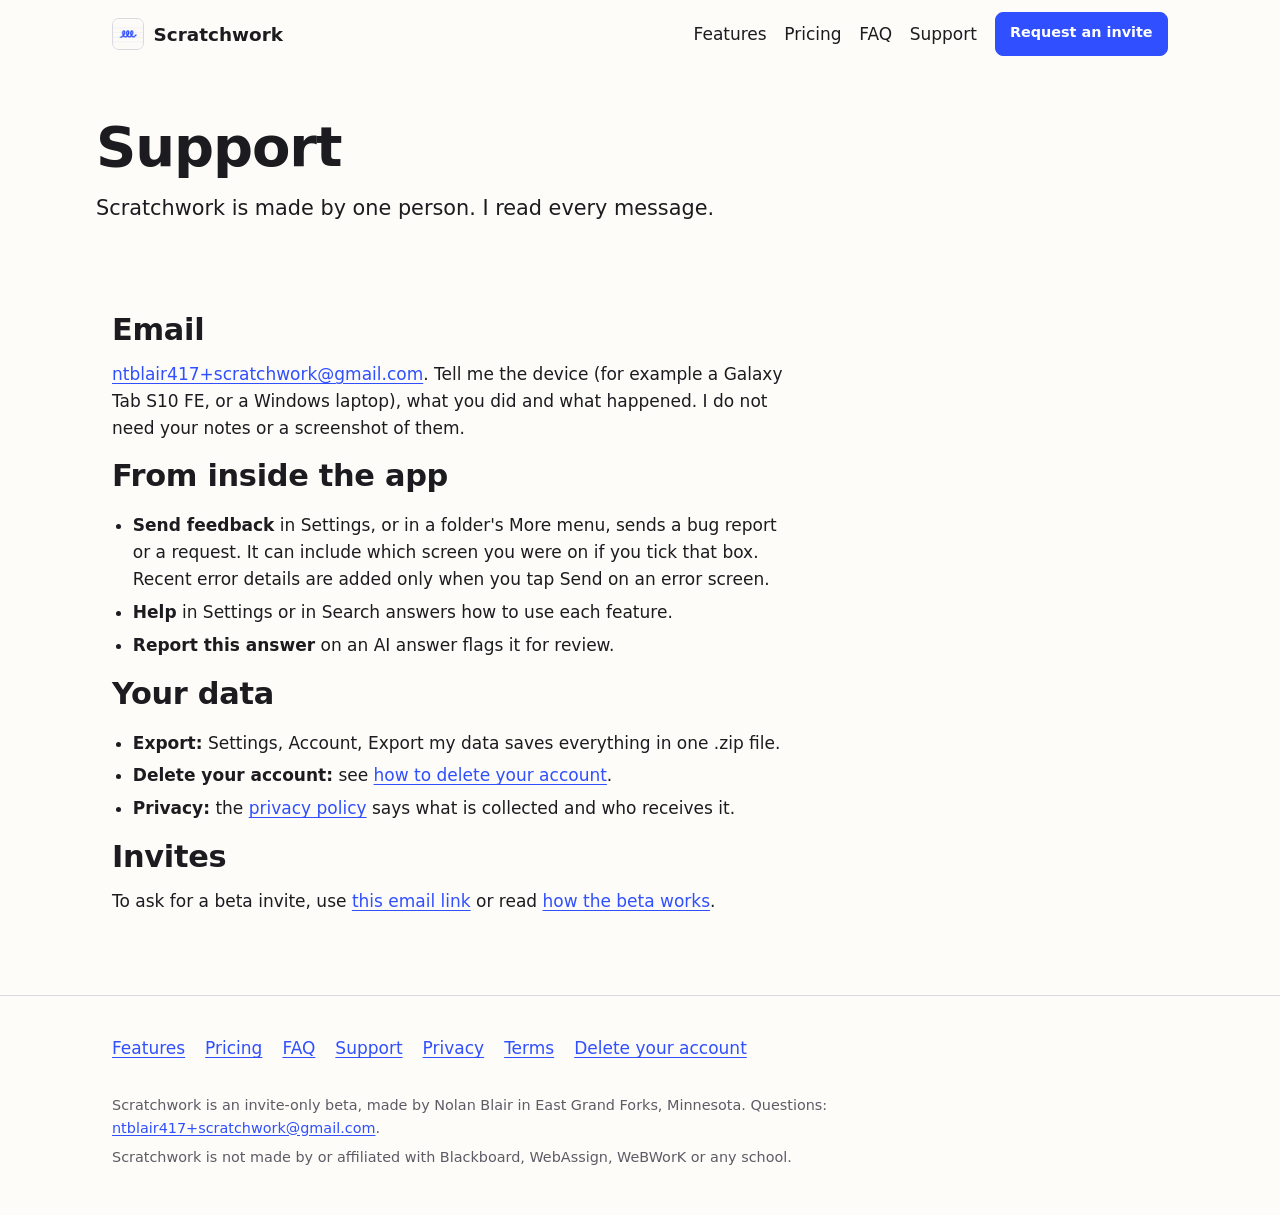
<file: support.html>
<!doctype html>
<html lang="en">
<head>
<meta charset="utf-8">
<meta name="viewport" content="width=device-width, initial-scale=1">
<meta http-equiv="Content-Security-Policy" content="default-src 'none'; img-src 'self' data:; style-src 'self'; base-uri 'none'; form-action 'none'">
<meta name="referrer" content="strict-origin-when-cross-origin">
<title>Support | Scratchwork</title>
<meta name="description" content="Get help with Scratchwork: email, in-app feedback, bug reports, exporting your data and deleting your account.">
<link rel="canonical" href="https://mrblacckk.github.io/scratchwork/support.html">
<link rel="icon" href="favicon.ico" sizes="48x48">
<link rel="icon" type="image/png" sizes="32x32" href="img/favicon-32.png">
<link rel="apple-touch-icon" href="img/apple-touch-icon.png">
<meta name="theme-color" content="#fdfcf8" media="(prefers-color-scheme: light)">
<meta name="theme-color" content="#141218" media="(prefers-color-scheme: dark)">
<meta property="og:type" content="website">
<meta property="og:site_name" content="Scratchwork">
<meta property="og:title" content="Support | Scratchwork">
<meta property="og:description" content="Get help with Scratchwork: email, in-app feedback, bug reports, exporting your data and deleting your account.">
<meta property="og:url" content="https://mrblacckk.github.io/scratchwork/support.html">
<meta property="og:image" content="https://mrblacckk.github.io/scratchwork/img/og.png">
<meta property="og:image:width" content="1200">
<meta property="og:image:height" content="630">
<meta property="og:image:alt" content="Scratchwork&#x27;s Math card marking step 5 of a handwritten physics problem as the first wrong step.">
<meta name="twitter:card" content="summary_large_image">
<meta name="twitter:title" content="Support | Scratchwork">
<meta name="twitter:description" content="Get help with Scratchwork: email, in-app feedback, bug reports, exporting your data and deleting your account.">
<meta name="twitter:image" content="https://mrblacckk.github.io/scratchwork/img/og.png">
<meta name="twitter:image:alt" content="Scratchwork&#x27;s Math card marking step 5 of a handwritten physics problem as the first wrong step.">
<link rel="stylesheet" href="site.css">
</head>
<body>
<a class="skip" href="#main">Skip to content</a>
<header class="site">
  <a class="brand" href="index.html"><img src="img/icon-64.png" width="32" height="32" alt="Scratchwork app icon">Scratchwork</a>
  <nav aria-label="Main">
    <a href="features.html">Features</a>
    <a href="pricing.html">Pricing</a>
    <a href="faq.html">FAQ</a>
    <a href="support.html">Support</a>
    <a class="btn small" href="mailto:ntblair417+scratchwork@gmail.com?subject=Scratchwork%20invite%20request&amp;body=Hi%2C%20I%27d%20like%20a%20Scratchwork%20beta%20invite.%0D%0A%0D%0ADevice%20(Android%20tablet%2C%20Android%20phone%20or%20Windows)%3A%20%0D%0AWhat%20I%27d%20use%20it%20for%20(optional)%3A%20">Request an invite</a>
  </nav>
</header>
<main id="main">
<div class="wrap prose page-head">
  <h1>Support</h1>
  <p class="lede">Scratchwork is made by one person. I read every message.</p>
</div>

<section class="section">
  <div class="wrap prose">
    <h2>Email</h2>
    <p><a href="mailto:ntblair417+scratchwork@gmail.com">ntblair417+scratchwork@gmail.com</a>. Tell me the device (for example a Galaxy Tab S10 FE, or a Windows laptop), what you did and what happened. I do not need your notes or a screenshot of them.</p>

    <h2>From inside the app</h2>
    <ul>
      <li><strong>Send feedback</strong> in Settings, or in a folder's More menu, sends a bug report or a request. It can include which screen you were on if you tick that box. Recent error details are added only when you tap Send on an error screen.</li>
      <li><strong>Help</strong> in Settings or in Search answers how to use each feature.</li>
      <li><strong>Report this answer</strong> on an AI answer flags it for review.</li>
    </ul>

    <h2>Your data</h2>
    <ul>
      <li><strong>Export:</strong> Settings, Account, Export my data saves everything in one .zip file.</li>
      <li><strong>Delete your account:</strong> see <a href="delete-account.html">how to delete your account</a>.</li>
      <li><strong>Privacy:</strong> the <a href="privacy.html">privacy policy</a> says what is collected and who receives it.</li>
    </ul>

    <h2>Invites</h2>
    <p>To ask for a beta invite, use <a href="mailto:ntblair417+scratchwork@gmail.com?subject=Scratchwork%20invite%20request&amp;body=Hi%2C%20I%27d%20like%20a%20Scratchwork%20beta%20invite.%0D%0A%0D%0ADevice%20(Android%20tablet%2C%20Android%20phone%20or%20Windows)%3A%20%0D%0AWhat%20I%27d%20use%20it%20for%20(optional)%3A%20">this email link</a> or read <a href="pricing.html">how the beta works</a>.</p>
  </div>
</section>
</main>
<footer class="site">
  <div class="wrap">
    <ul class="foot-links">
      <li><a href="features.html">Features</a></li>
      <li><a href="pricing.html">Pricing</a></li>
      <li><a href="faq.html">FAQ</a></li>
      <li><a href="support.html">Support</a></li>
      <li><a href="privacy.html">Privacy</a></li>
      <li><a href="terms.html">Terms</a></li>
      <li><a href="delete-account.html">Delete your account</a></li>
    </ul>
    <p class="small">Scratchwork is an invite-only beta, made by Nolan Blair in East Grand Forks, Minnesota. Questions: <a href="mailto:ntblair417+scratchwork@gmail.com">ntblair417+scratchwork@gmail.com</a>.</p>
    <p class="small">Scratchwork is not made by or affiliated with Blackboard, WebAssign, WeBWorK or any school.</p>
  </div>
</footer>
</body>
</html>
</file>
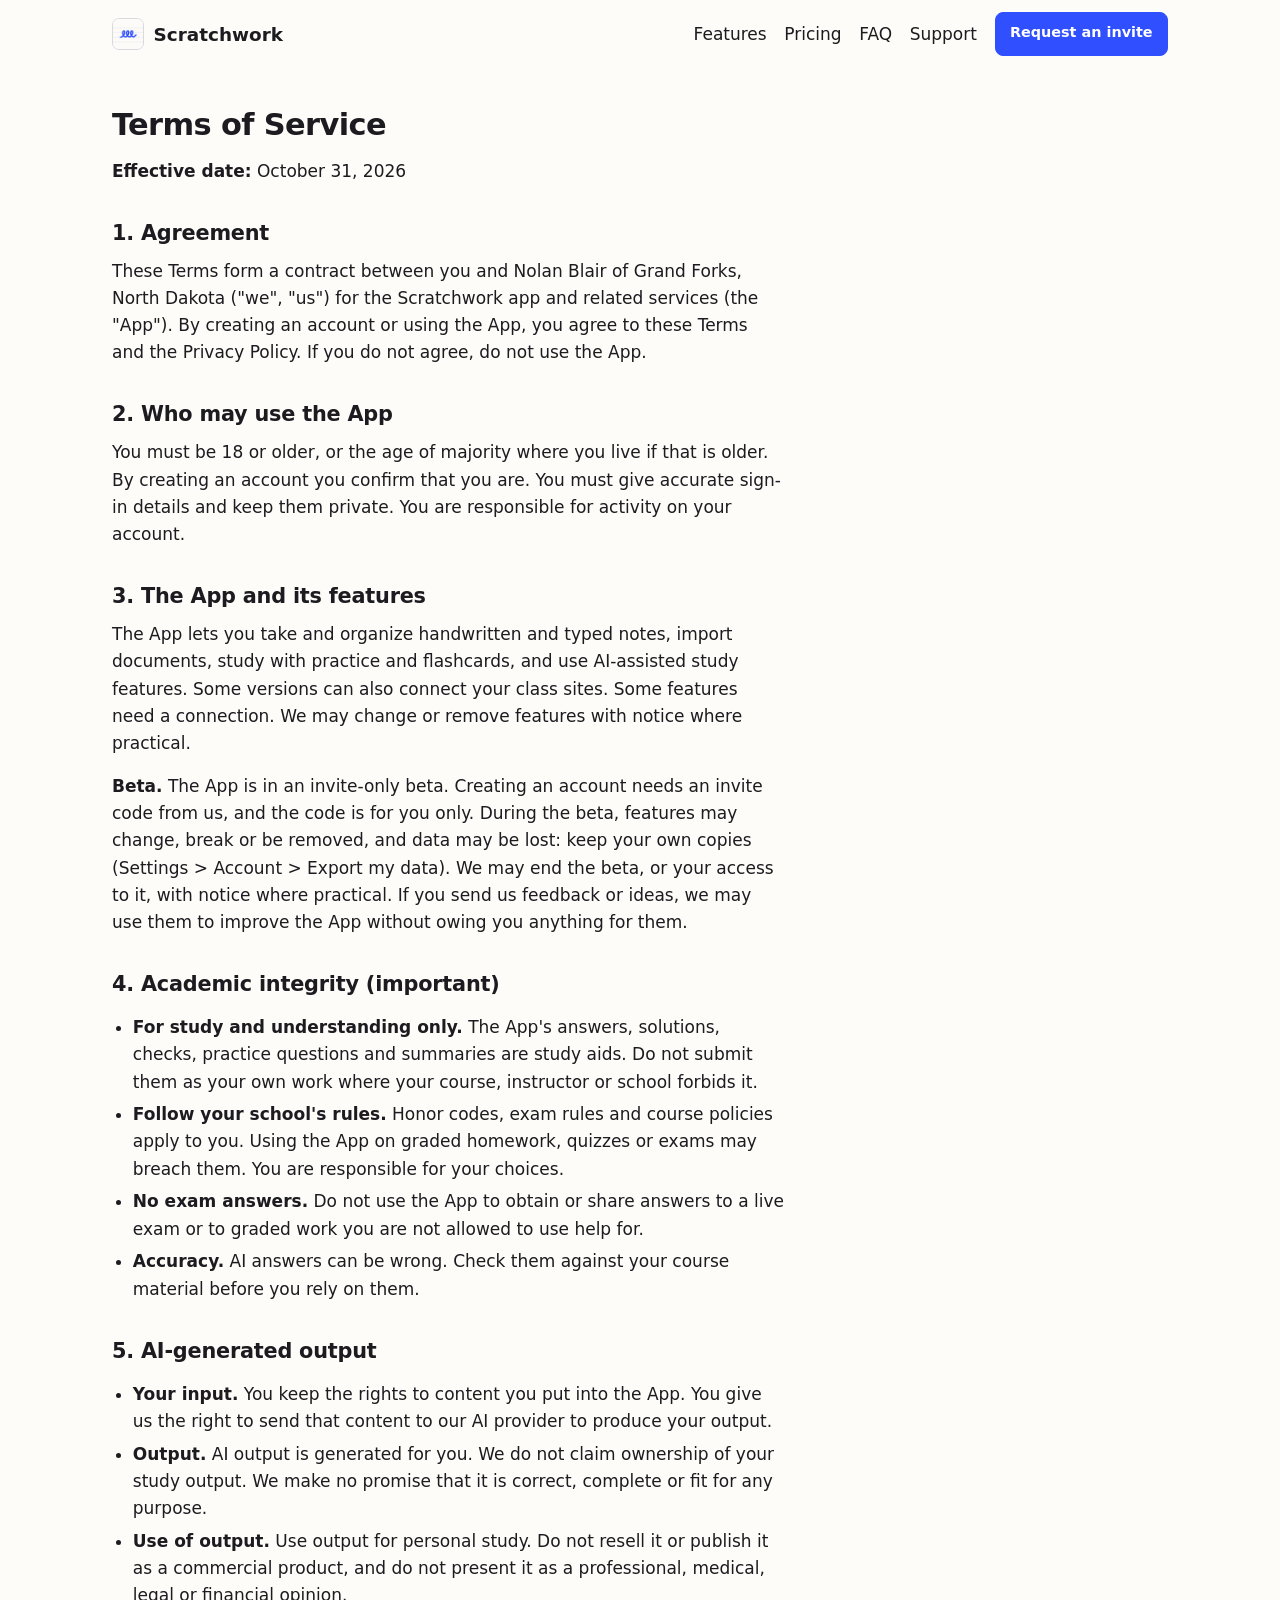
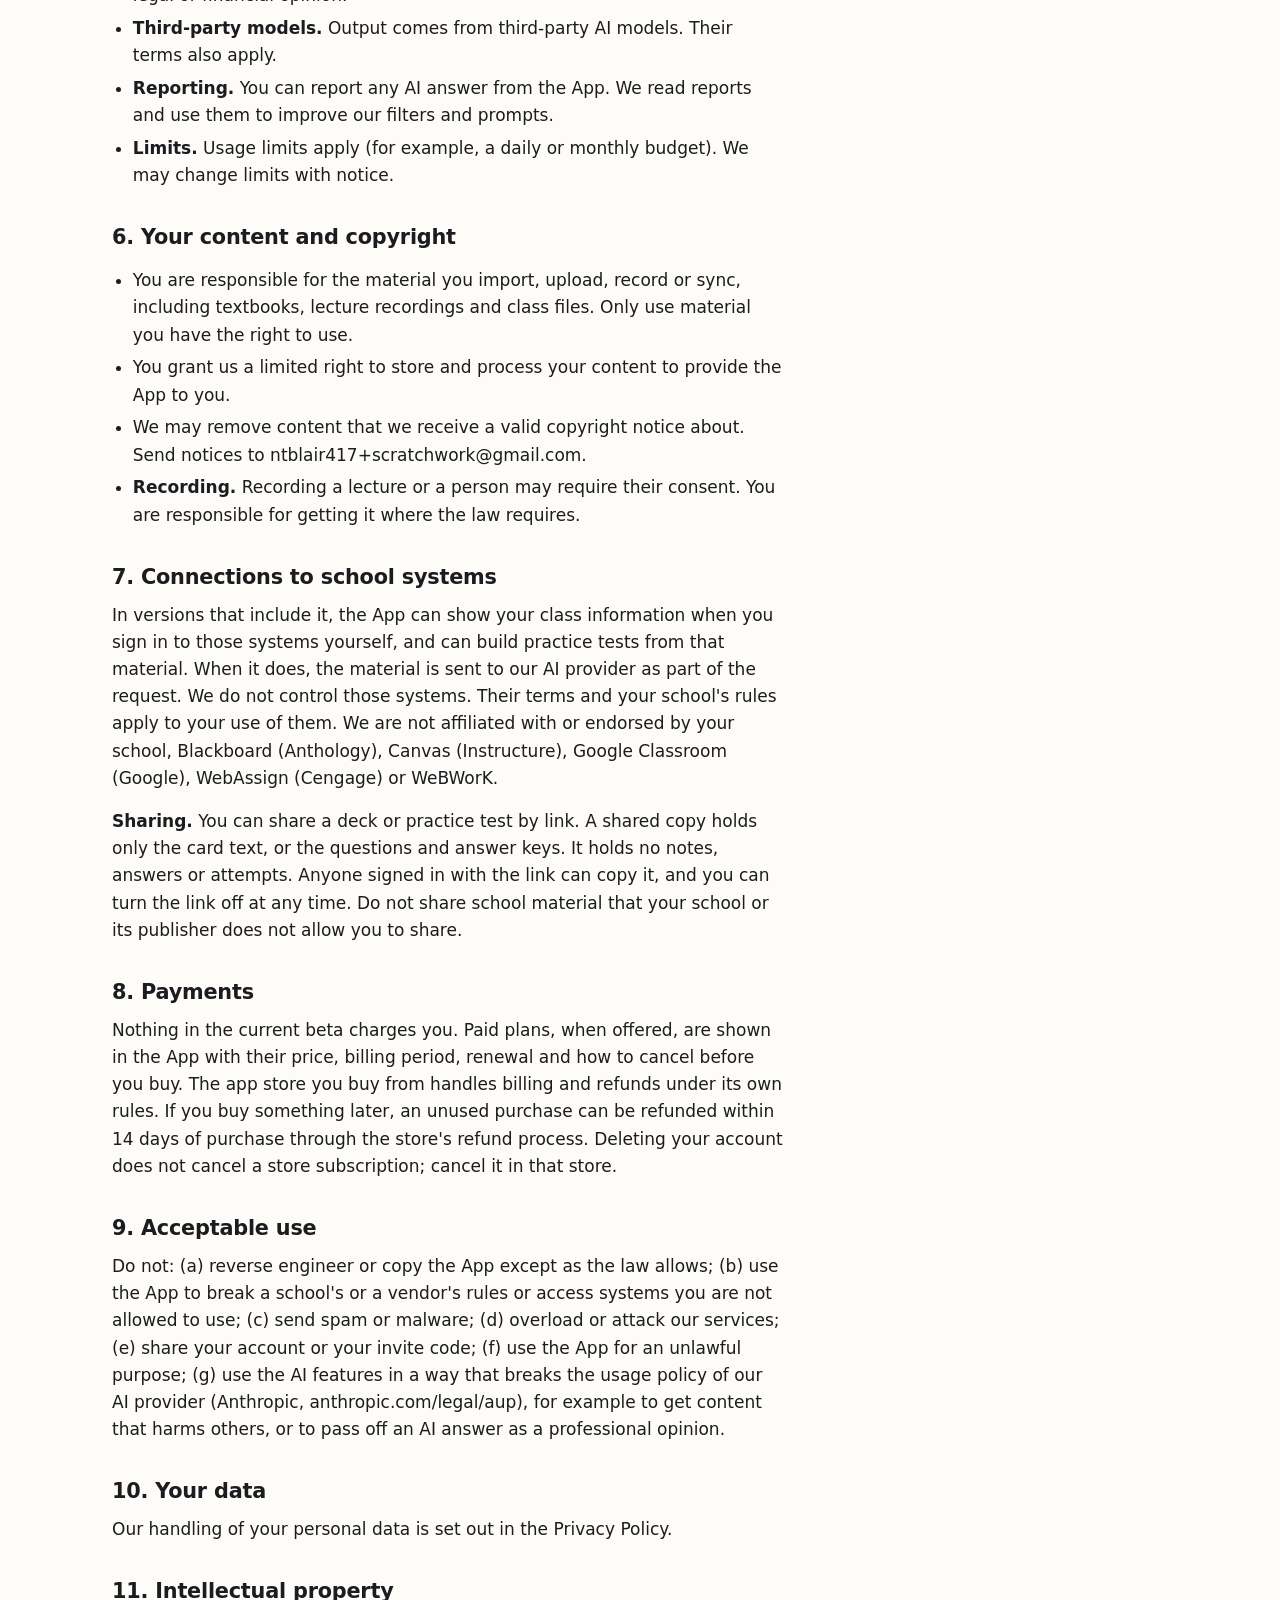
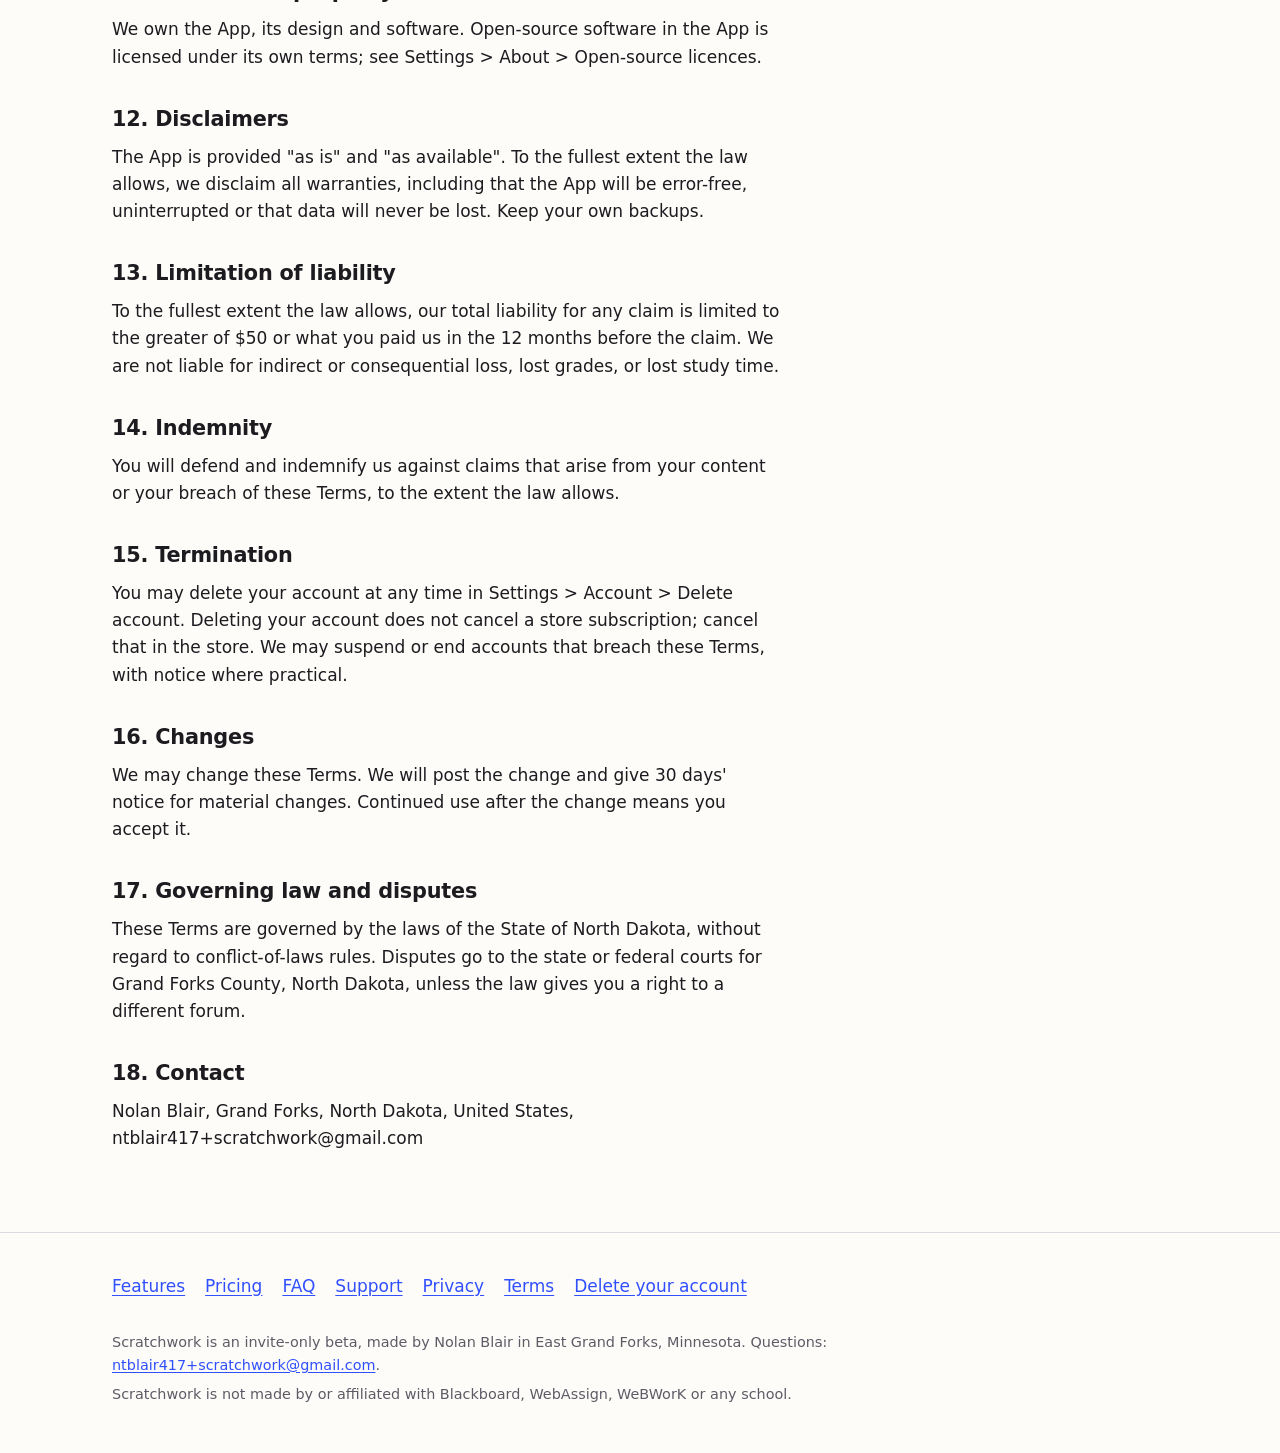
<file: terms.html>
<!doctype html>
<html lang="en">
<head>
<meta charset="utf-8">
<meta name="viewport" content="width=device-width, initial-scale=1">
<meta http-equiv="Content-Security-Policy" content="default-src 'none'; img-src 'self' data:; style-src 'self'; base-uri 'none'; form-action 'none'">
<meta name="referrer" content="strict-origin-when-cross-origin">
<title>Terms of service | Scratchwork</title>
<meta name="description" content="The terms for using Scratchwork: who may use it, AI answers, your content, academic integrity and how accounts end.">
<link rel="canonical" href="https://mrblacckk.github.io/scratchwork/terms.html">
<link rel="icon" href="favicon.ico" sizes="48x48">
<link rel="icon" type="image/png" sizes="32x32" href="img/favicon-32.png">
<link rel="apple-touch-icon" href="img/apple-touch-icon.png">
<meta name="theme-color" content="#fdfcf8" media="(prefers-color-scheme: light)">
<meta name="theme-color" content="#141218" media="(prefers-color-scheme: dark)">
<meta property="og:type" content="website">
<meta property="og:site_name" content="Scratchwork">
<meta property="og:title" content="Terms of service | Scratchwork">
<meta property="og:description" content="The terms for using Scratchwork: who may use it, AI answers, your content, academic integrity and how accounts end.">
<meta property="og:url" content="https://mrblacckk.github.io/scratchwork/terms.html">
<meta property="og:image" content="https://mrblacckk.github.io/scratchwork/img/og.png">
<meta property="og:image:width" content="1200">
<meta property="og:image:height" content="630">
<meta property="og:image:alt" content="Scratchwork&#x27;s Math card marking step 5 of a handwritten physics problem as the first wrong step.">
<meta name="twitter:card" content="summary_large_image">
<meta name="twitter:title" content="Terms of service | Scratchwork">
<meta name="twitter:description" content="The terms for using Scratchwork: who may use it, AI answers, your content, academic integrity and how accounts end.">
<meta name="twitter:image" content="https://mrblacckk.github.io/scratchwork/img/og.png">
<meta name="twitter:image:alt" content="Scratchwork&#x27;s Math card marking step 5 of a handwritten physics problem as the first wrong step.">
<link rel="stylesheet" href="site.css">
</head>
<body>
<a class="skip" href="#main">Skip to content</a>
<header class="site">
  <a class="brand" href="index.html"><img src="img/icon-64.png" width="32" height="32" alt="Scratchwork app icon">Scratchwork</a>
  <nav aria-label="Main">
    <a href="features.html">Features</a>
    <a href="pricing.html">Pricing</a>
    <a href="faq.html">FAQ</a>
    <a href="support.html">Support</a>
    <a class="btn small" href="mailto:ntblair417+scratchwork@gmail.com?subject=Scratchwork%20invite%20request&amp;body=Hi%2C%20I%27d%20like%20a%20Scratchwork%20beta%20invite.%0D%0A%0D%0ADevice%20(Android%20tablet%2C%20Android%20phone%20or%20Windows)%3A%20%0D%0AWhat%20I%27d%20use%20it%20for%20(optional)%3A%20">Request an invite</a>
  </nav>
</header>
<main id="main">
<div class="wrap prose legal">
<h1>Terms of Service</h1>
<p><strong>Effective date:</strong> October 31, 2026</p>
<h2>1. Agreement</h2>
<p>These Terms form a contract between you and Nolan Blair of Grand Forks, North Dakota ("we", "us") for the Scratchwork app and related services (the "App"). By creating an account or using the App, you agree to these Terms and the Privacy Policy. If you do not agree, do not use the App.</p>
<h2>2. Who may use the App</h2>
<p>You must be 18 or older, or the age of majority where you live if that is older. By creating an account you confirm that you are. You must give accurate sign-in details and keep them private. You are responsible for activity on your account.</p>
<h2>3. The App and its features</h2>
<p>The App lets you take and organize handwritten and typed notes, import documents, study with practice and flashcards, and use AI-assisted study features. Some versions can also connect your class sites. Some features need a connection. We may change or remove features with notice where practical.</p>
<p><strong>Beta.</strong> The App is in an invite-only beta. Creating an account needs an invite code from us, and the code is for you only. During the beta, features may change, break or be removed, and data may be lost: keep your own copies (Settings &gt; Account &gt; Export my data). We may end the beta, or your access to it, with notice where practical. If you send us feedback or ideas, we may use them to improve the App without owing you anything for them.</p>
<h2>4. Academic integrity (important)</h2>
<ul><li><strong>For study and understanding only.</strong> The App's answers, solutions, checks, practice questions and summaries are study aids. Do not submit them as your own work where your course, instructor or school forbids it.</li><li><strong>Follow your school's rules.</strong> Honor codes, exam rules and course policies apply to you. Using the App on graded homework, quizzes or exams may breach them. You are responsible for your choices.</li><li><strong>No exam answers.</strong> Do not use the App to obtain or share answers to a live exam or to graded work you are not allowed to use help for.</li><li><strong>Accuracy.</strong> AI answers can be wrong. Check them against your course material before you rely on them.</li></ul>
<h2>5. AI-generated output</h2>
<ul><li><strong>Your input.</strong> You keep the rights to content you put into the App. You give us the right to send that content to our AI provider to produce your output.</li><li><strong>Output.</strong> AI output is generated for you. We do not claim ownership of your study output. We make no promise that it is correct, complete or fit for any purpose.</li><li><strong>Use of output.</strong> Use output for personal study. Do not resell it or publish it as a commercial product, and do not present it as a professional, medical, legal or financial opinion.</li><li><strong>Third-party models.</strong> Output comes from third-party AI models. Their terms also apply.</li><li><strong>Reporting.</strong> You can report any AI answer from the App. We read reports and use them to improve our filters and prompts.</li><li><strong>Limits.</strong> Usage limits apply (for example, a daily or monthly budget). We may change limits with notice.</li></ul>
<h2>6. Your content and copyright</h2>
<ul><li>You are responsible for the material you import, upload, record or sync, including textbooks, lecture recordings and class files. Only use material you have the right to use.</li><li>You grant us a limited right to store and process your content to provide the App to you.</li><li>We may remove content that we receive a valid copyright notice about. Send notices to ntblair417+scratchwork@gmail.com.</li><li><strong>Recording.</strong> Recording a lecture or a person may require their consent. You are responsible for getting it where the law requires.</li></ul>
<h2>7. Connections to school systems</h2>
<p>In versions that include it, the App can show your class information when you sign in to those systems yourself, and can build practice tests from that material. When it does, the material is sent to our AI provider as part of the request. We do not control those systems. Their terms and your school's rules apply to your use of them. We are not affiliated with or endorsed by your school, Blackboard (Anthology), Canvas (Instructure), Google Classroom (Google), WebAssign (Cengage) or WeBWorK.</p>
<p><strong>Sharing.</strong> You can share a deck or practice test by link. A shared copy holds only the card text, or the questions and answer keys. It holds no notes, answers or attempts. Anyone signed in with the link can copy it, and you can turn the link off at any time. Do not share school material that your school or its publisher does not allow you to share.</p>
<h2>8. Payments</h2>
<p>Nothing in the current beta charges you. Paid plans, when offered, are shown in the App with their price, billing period, renewal and how to cancel before you buy. The app store you buy from handles billing and refunds under its own rules. If you buy something later, an unused purchase can be refunded within 14 days of purchase through the store's refund process. Deleting your account does not cancel a store subscription; cancel it in that store.</p>
<h2>9. Acceptable use</h2>
<p>Do not: (a) reverse engineer or copy the App except as the law allows; (b) use the App to break a school's or a vendor's rules or access systems you are not allowed to use; (c) send spam or malware; (d) overload or attack our services; (e) share your account or your invite code; (f) use the App for an unlawful purpose; (g) use the AI features in a way that breaks the usage policy of our AI provider (Anthropic, anthropic.com/legal/aup), for example to get content that harms others, or to pass off an AI answer as a professional opinion.</p>
<h2>10. Your data</h2>
<p>Our handling of your personal data is set out in the Privacy Policy.</p>
<h2>11. Intellectual property</h2>
<p>We own the App, its design and software. Open-source software in the App is licensed under its own terms; see Settings &gt; About &gt; Open-source licences.</p>
<h2>12. Disclaimers</h2>
<p>The App is provided "as is" and "as available". To the fullest extent the law allows, we disclaim all warranties, including that the App will be error-free, uninterrupted or that data will never be lost. Keep your own backups.</p>
<h2>13. Limitation of liability</h2>
<p>To the fullest extent the law allows, our total liability for any claim is limited to the greater of $50 or what you paid us in the 12 months before the claim. We are not liable for indirect or consequential loss, lost grades, or lost study time.</p>
<h2>14. Indemnity</h2>
<p>You will defend and indemnify us against claims that arise from your content or your breach of these Terms, to the extent the law allows.</p>
<h2>15. Termination</h2>
<p>You may delete your account at any time in Settings &gt; Account &gt; Delete account. Deleting your account does not cancel a store subscription; cancel that in the store. We may suspend or end accounts that breach these Terms, with notice where practical.</p>
<h2>16. Changes</h2>
<p>We may change these Terms. We will post the change and give 30 days' notice for material changes. Continued use after the change means you accept it.</p>
<h2>17. Governing law and disputes</h2>
<p>These Terms are governed by the laws of the State of North Dakota, without regard to conflict-of-laws rules. Disputes go to the state or federal courts for Grand Forks County, North Dakota, unless the law gives you a right to a different forum.</p>
<h2>18. Contact</h2>
<p>Nolan Blair, Grand Forks, North Dakota, United States, ntblair417+scratchwork@gmail.com</p>
</div>
</main>
<footer class="site">
  <div class="wrap">
    <ul class="foot-links">
      <li><a href="features.html">Features</a></li>
      <li><a href="pricing.html">Pricing</a></li>
      <li><a href="faq.html">FAQ</a></li>
      <li><a href="support.html">Support</a></li>
      <li><a href="privacy.html">Privacy</a></li>
      <li><a href="terms.html">Terms</a></li>
      <li><a href="delete-account.html">Delete your account</a></li>
    </ul>
    <p class="small">Scratchwork is an invite-only beta, made by Nolan Blair in East Grand Forks, Minnesota. Questions: <a href="mailto:ntblair417+scratchwork@gmail.com">ntblair417+scratchwork@gmail.com</a>.</p>
    <p class="small">Scratchwork is not made by or affiliated with Blackboard, WebAssign, WeBWorK or any school.</p>
  </div>
</footer>
</body>
</html>
</file>
<file: site.css>
/* Scratchwork site. Flat colours, system fonts, no scripts. Written by hand. */
:root {
  --bg: #fdfcf8;
  --fg: #1c1b1f;
  --muted: #5f5b66;
  --line: #dcd8e0;
  --accent: #304ffe;
  --on-accent: #ffffff;
  --band: #f4f2ec;
  --rule: url("data:image/svg+xml,%3Csvg xmlns='http://www.w3.org/2000/svg' width='8' height='40'%3E%3Crect y='39' width='8' height='1' fill='%23e2dfe9'/%3E%3C/svg%3E");
  --blank-bg: #fff3b0;
  --blank-fg: #3d2e00;
}
@media (prefers-color-scheme: dark) {
  :root {
    --bg: #141218;
    --fg: #e6e1e5;
    --muted: #b8b3bf;
    --line: #3d3a44;
    --accent: #8c9eff;
    --on-accent: #141218;
    --band: #1b1920;
    --rule: url("data:image/svg+xml,%3Csvg xmlns='http://www.w3.org/2000/svg' width='8' height='40'%3E%3Crect y='39' width='8' height='1' fill='%2326232d'/%3E%3C/svg%3E");
    --blank-bg: #5c4a00;
    --blank-fg: #fff3b0;
  }
}

* { box-sizing: border-box; }
html { -webkit-text-size-adjust: 100%; }
body {
  margin: 0;
  font: 1.0625rem/1.6 system-ui, "Segoe UI", Roboto, "Helvetica Neue", Arial, sans-serif;
  color: var(--fg);
  background: var(--bg);
}
img { max-width: 100%; height: auto; }
a { color: var(--accent); text-underline-offset: 0.15em; }
a:focus-visible, summary:focus-visible { outline: 3px solid var(--accent); outline-offset: 3px; border-radius: 4px; }
.skip { position: absolute; left: -999px; top: 0; background: var(--bg); padding: 0.6rem 1rem; z-index: 10; }
.skip:focus { left: 0.5rem; top: 0.5rem; }

.wrap { max-width: 68rem; margin: 0 auto; padding: 0 1rem; }
.prose > * { max-width: 42rem; }
.prose > .split, .prose > figure { max-width: none; }
.small { font-size: 0.9rem; color: var(--muted); }

/* Header and footer */
header.site {
  display: flex; flex-wrap: wrap; align-items: center; justify-content: space-between;
  gap: 0.25rem 1.25rem; max-width: 68rem; margin: 0 auto; padding: 0.6rem 1rem;
}
.brand { display: inline-flex; align-items: center; gap: 0.6rem; color: var(--fg); font-weight: 700; font-size: 1.15rem; text-decoration: none; min-height: 44px; }
.brand img { border-radius: 7px; border: 1px solid var(--line); }
header.site nav { display: flex; flex-wrap: wrap; align-items: center; gap: 0 1.1rem; }
header.site nav a:not(.btn) { color: var(--fg); text-decoration: none; padding: 0.7rem 0; min-height: 44px; }
header.site nav a:not(.btn):hover { text-decoration: underline; }
footer.site { border-top: 1px solid var(--line); margin-top: 5rem; padding: 1.5rem 0 2.5rem; }
.foot-links { list-style: none; padding: 0; margin: 0 0 1rem; display: flex; flex-wrap: wrap; gap: 0 1.25rem; }
.foot-links a { display: inline-block; padding: 0.6rem 0; }
footer.site p { margin: 0.4rem 0; max-width: 46rem; }

/* Buttons */
.btn {
  display: inline-block; padding: 0.7rem 1.15rem; min-height: 44px;
  background: var(--accent); color: var(--on-accent); border-radius: 8px;
  font-weight: 650; text-decoration: none; border: 1px solid var(--accent);
}
.btn:hover { filter: brightness(1.08); }
.btn.plain { background: transparent; color: var(--fg); border-color: var(--line); }
.btn.plain:hover { border-color: var(--fg); filter: none; }
.btn.small { padding: 0.5rem 0.9rem; min-height: 44px; }
.cta { display: flex; flex-wrap: wrap; gap: 0.75rem; margin: 1.75rem 0 0.75rem; }

/* Type */
h1 { font-size: clamp(2.1rem, 6.5vw, 3.5rem); line-height: 1.08; letter-spacing: -0.02em; margin: 0 0 1rem; font-weight: 750; }
h2 { font-size: clamp(1.45rem, 3.6vw, 1.9rem); line-height: 1.2; letter-spacing: -0.01em; margin: 0 0 0.75rem; }
h3 { font-size: 1.15rem; margin: 1.75rem 0 0.4rem; }
p { margin: 0 0 1rem; }
.lede { font-size: clamp(1.1rem, 2.4vw, 1.3rem); line-height: 1.5; max-width: 40rem; }
ul, ol { padding-left: 1.3rem; }
li { margin: 0.35rem 0; }

/* Page sections */
.hero { padding: 3rem 0 2.5rem; background-image: var(--rule); border-bottom: 1px solid var(--line); }
.hero figure { margin: 2.5rem 0 0; }
.page-head { padding: 3rem 0 1rem; }
.section { padding: 3.5rem 0 0; }
.band { background: var(--band); border-top: 1px solid var(--line); border-bottom: 1px solid var(--line); padding: 3rem 0; margin-top: 4rem; }
.split { display: grid; gap: 1.5rem; align-items: center; }
@media (min-width: 54rem) {
  .split { grid-template-columns: 5fr 7fr; gap: 3rem; }
  .split.flip { grid-template-columns: 7fr 5fr; }
  .split.flip > :first-child { order: 2; }
}
.split.top { align-items: start; }
figure { margin: 0; }
figure img { display: block; width: 100%; border: 1px solid var(--line); border-radius: 10px; background: #fff; }
figcaption { font-size: 0.9rem; color: var(--muted); margin-top: 0.6rem; max-width: 40rem; }
.phones { display: flex; gap: 1rem; align-items: flex-start; }
.phones figure { flex: 1 1 0; min-width: 0; }
.phones figure + figure { margin-top: 2rem; }
.plain-list { list-style: none; padding: 0; }
.plain-list li { padding: 0.6rem 0; border-top: 1px solid var(--line); margin: 0; }
.plain-list li:last-child { border-bottom: 1px solid var(--line); }

/* FAQ */
details { border-top: 1px solid var(--line); }
details:last-of-type { border-bottom: 1px solid var(--line); }
summary { cursor: pointer; font-weight: 650; padding: 0.9rem 0; min-height: 48px; }
details p:last-child { margin-bottom: 1.1rem; }

/* Legal pages made from assets/legal */
.legal h1 { font-size: 1.9rem; margin-top: 2.5rem; }
.legal h2 { font-size: 1.3rem; margin-top: 2.25rem; }
.legal h3 { font-size: 1.05rem; }
.legal table { border-collapse: collapse; width: 100%; font-size: 0.92rem; display: block; overflow-x: auto; }
.legal th, .legal td { border: 1px solid var(--line); padding: 0.4rem 0.5rem; text-align: left; vertical-align: top; }
.legal code { font-size: 0.9em; word-break: break-word; }
.legal .note { color: var(--muted); border-left: 3px solid var(--line); padding-left: 0.8rem; margin-left: 0; }
.legal hr { border: 0; border-top: 1px solid var(--line); margin: 2rem 0; }
.legal { overflow-wrap: anywhere; }
mark.blank { background: var(--blank-bg); color: var(--blank-fg); padding: 0 0.2rem; border-radius: 3px; }
</file>
